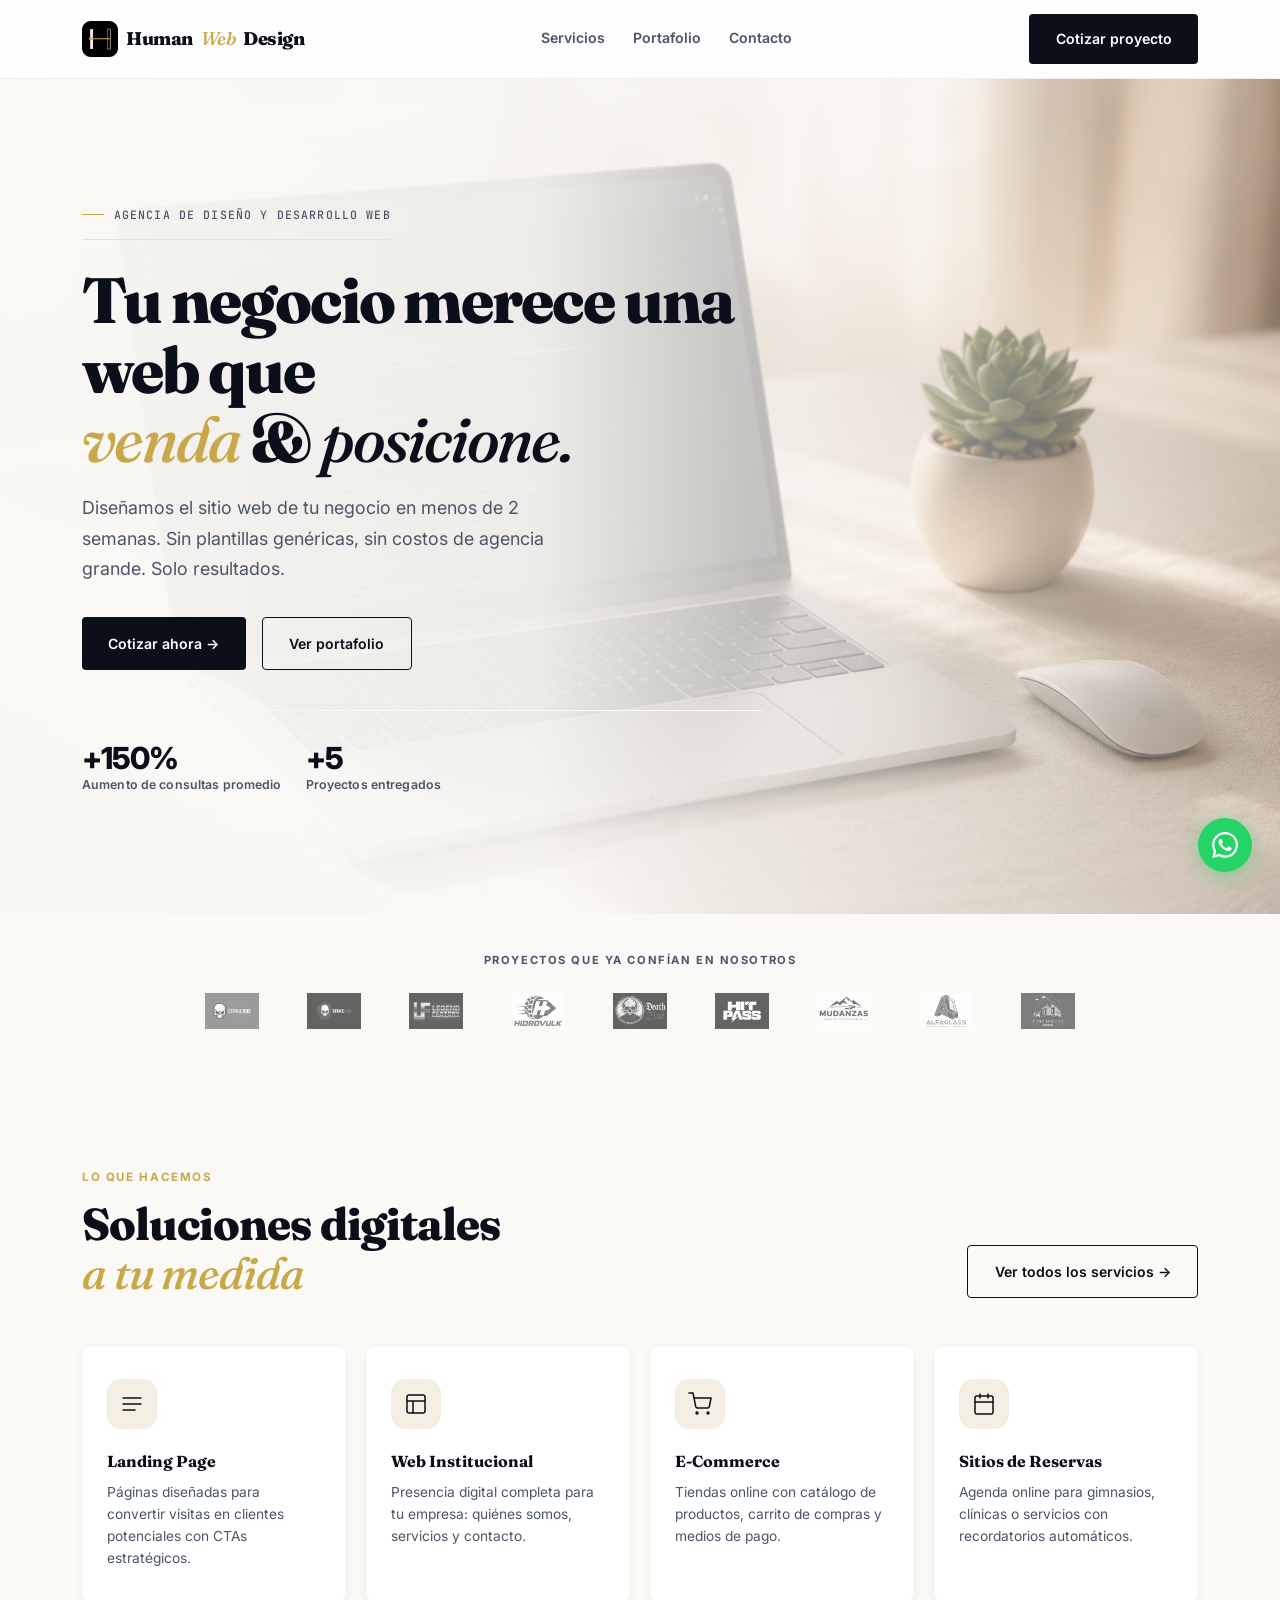
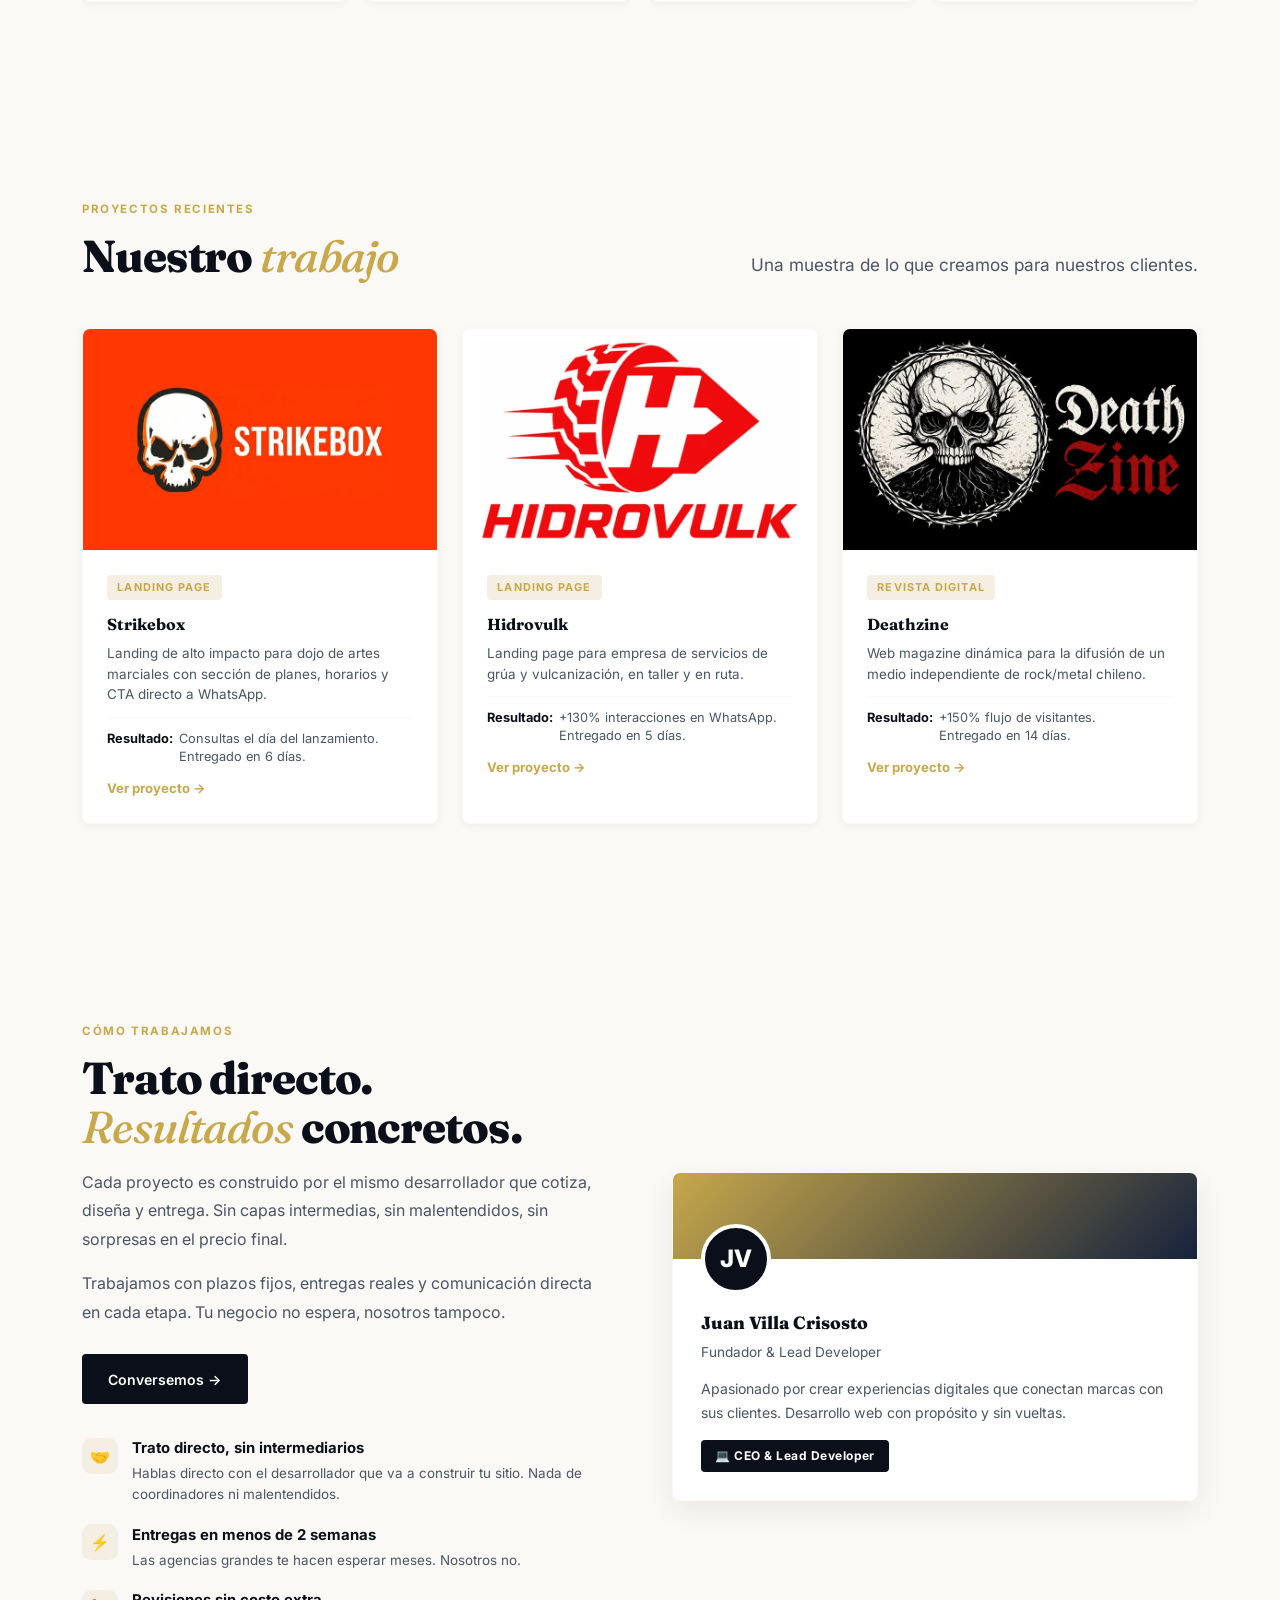
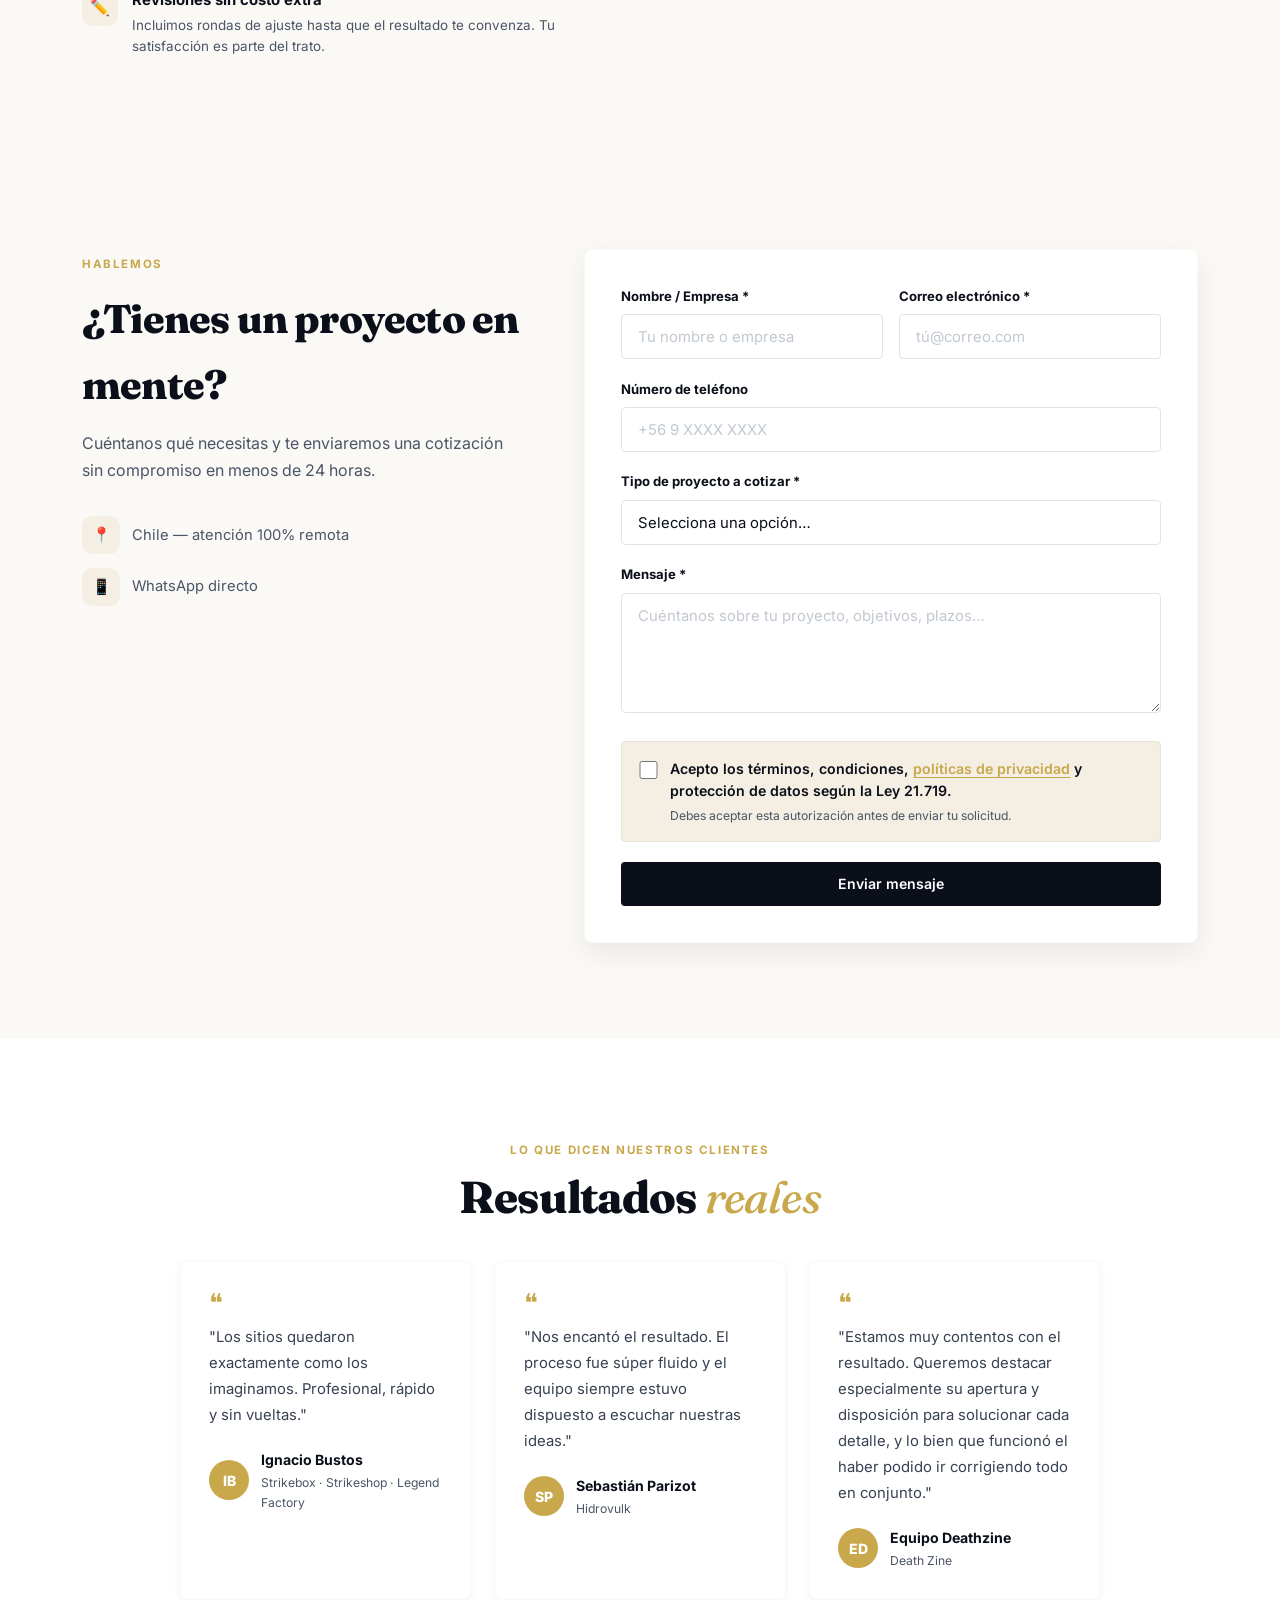
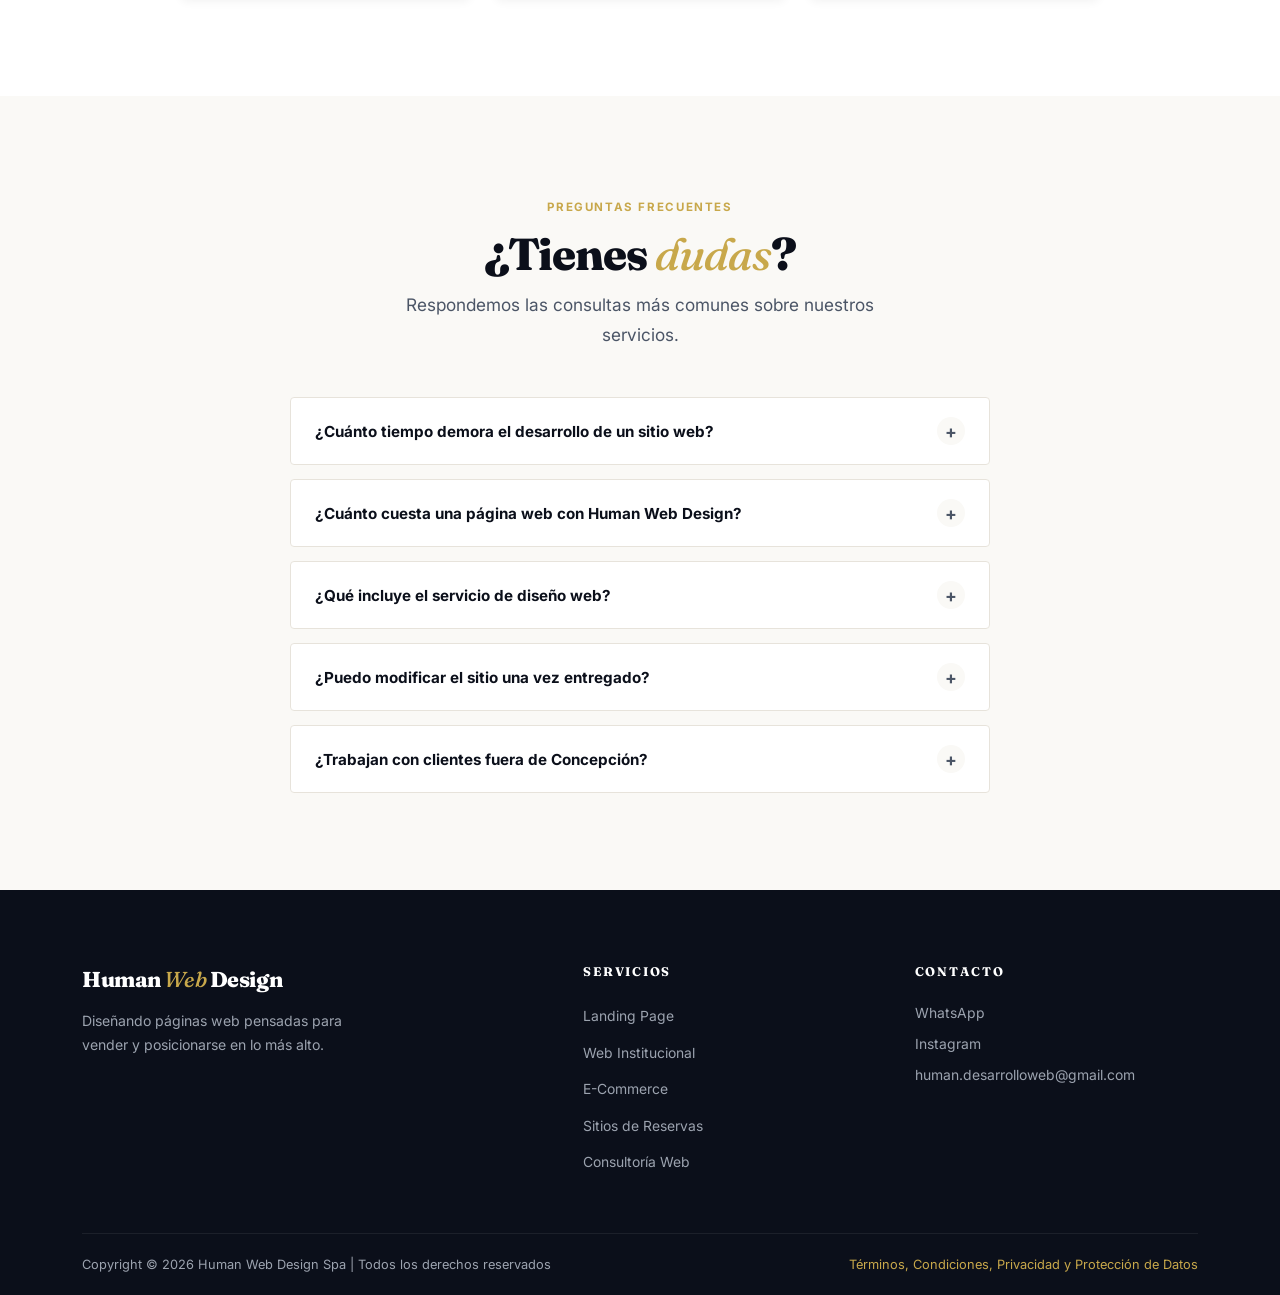
<file: index.html>
<!DOCTYPE html>
<html lang="es">
    <head>
    <meta charset="UTF-8" />
    <meta name="viewport" content="width=device-width, initial-scale=1.0" />
    <title>Human Web Design | Agencia de Diseño y Desarrollo Web</title>
    <meta name="description" content="Agencia de diseño web en Chile especializada en gimnasios y emprendedores. Sitios web premium, landing pages y tiendas online desde Concepción para todo el país." />
    <meta name="author" content="Human Web Design" />
    <meta property="og:locale" content="es_CL" />
    <meta property="og:type" content="website" />
    <meta property="og:title" content="Human Web Design | Agencia de Diseño y Desarrollo Web" />
    <meta property="og:description" content="Sitios web premium, landing pages y tiendas online para negocios y emprendedores en Chile." />
    <meta property="og:url" content="https://humanwebdesign.cl/" />
    <meta property="og:site_name" content="Human Web Design" />
    <meta property="og:image" content="https://humanwebdesign.cl/assets/img/bg-hero.png" />
    <meta property="og:image:width" content="1448" />
    <meta property="og:image:height" content="1086" />
    <meta property="og:image:alt" content="Espacio de trabajo de Human Web Design" />
    <meta name="twitter:card" content="summary_large_image" />
    <meta name="twitter:title" content="Human Web Design | Agencia de Diseño y Desarrollo Web" />
    <meta name="twitter:description" content="Sitios web premium, landing pages y tiendas online para negocios y emprendedores en Chile." />
    <meta name="twitter:image" content="https://humanwebdesign.cl/assets/img/bg-hero.png" />
    <meta name="twitter:image:alt" content="Espacio de trabajo de Human Web Design" />
    <link rel="canonical" href="https://humanwebdesign.cl/" />
    <link rel="icon" type="image/x-icon" href="assets/img/favicon.ico" />
    <link rel="preload" as="image" href="assets/img/bg-hero.png" fetchpriority="high" />

    <link rel="preconnect" href="https://fonts.googleapis.com" />
    <link rel="preconnect" href="https://fonts.gstatic.com" crossorigin />
    <link href="https://fonts.googleapis.com/css2?family=Fraunces:ital,wght@0,300;0,500;0,600;0,700;1,300;1,500\&family=Inter:wght@400;500;600;700;800\&family=JetBrains+Mono:wght@500\&display=swap" rel="stylesheet" />

    <link rel="stylesheet" href="styles.css?v=20260706-termsupdate" />
    </head>

    <body>

    <!-- ============================================================
        NAVBAR
        ============================================================ -->
    <header class="navbar">
        <div class="container">
        <a href="index.html" class="nav-logo">
            <img src="assets/img/logo.webp" alt="Human Web Design" width="256" height="256" decoding="async" />
            Human <span>Web</span> Design
        </a>

        <nav class="nav-links" aria-label="Navegación principal">
            <a href="servicios.html">Servicios</a>
            <a href="portafolio.html">Portafolio</a>
            <a href="#contacto">Contacto</a>
        </nav>

        <div class="nav-cta">
            <a href="#contacto" class="btn btn-primary">Cotizar proyecto</a>
        </div>

        <button class="hamburger" aria-label="Abrir menú" aria-expanded="false">
            <span></span><span></span><span></span>
        </button>
        </div>

        <nav class="mobile-menu" aria-label="Menú móvil">
            <a href="servicios.html">Servicios</a>
            <a href="portafolio.html">Portafolio</a>
            <a href="#contacto">Contacto</a>
            <a href="#contacto" class="btn btn-primary">Cotizar proyecto</a>
        </nav>
    </header>

    <main id="main-content">

    <!-- ============================================================
        HERO
        ============================================================ -->
    <section class="hero" aria-labelledby="hero-title">
        <div class="container">
        <div class="hero-content">

            <div class="hero-text">
                <div class="hero-tag">Agencia de Diseño y Desarrollo Web</div>

                <h1 class="hero-title" id="hero-title">
                    Tu negocio merece una web que<br>
                    <span class="accent-m">venda</span> &amp;
                    <span class="accent-c">posicione.</span>
                </h1>

                <p class="hero-desc">
                    Diseñamos el sitio web de tu negocio en menos de 2 semanas.
                    Sin plantillas genéricas, sin costos de agencia grande. Solo resultados.
                </p>

                <div class="hero-actions">
                    <a href="#contacto" class="btn btn-primary">Cotizar ahora →</a>
                    <a href="portafolio.html" class="btn btn-outline">Ver portafolio</a>
                </div>

                <div class="hero-stats">
                    <div class="stat-item">
                        <span class="stat-num">+150%</span>
                        <span class="stat-label">Aumento de consultas promedio</span>
                    </div>
                    <div class="stat-item">
                        <span class="stat-num">+5</span>
                        <span class="stat-label">Proyectos entregados</span>
                    </div>
                </div>
            </div>

        </div>
        </div>
    </section>


    <!-- ============================================================
        LOGO BAR — Clientes
        ============================================================ -->
    <section class="logo-bar">
        <div class="container">
        <p class="logo-bar-label">Proyectos que ya confían en nosotros</p>
        <div class="logo-bar-row">
            <img src="assets/img/logo-strikebox.webp" alt="Strikebox" width="768" height="512" loading="lazy" decoding="async" />
            <img src="assets/img/logo-strikeshop.webp" alt="Strikeshop" width="768" height="512" loading="lazy" decoding="async" />
            <img src="assets/img/logo-legendfactory.webp" alt="Legend Factory" width="768" height="512" loading="lazy" decoding="async" />
            <img src="assets/img/logo-hidrovulk.webp" alt="Hidrovulk" width="768" height="512" loading="lazy" decoding="async" />
            <img src="assets/img/logo-deathzine.webp" alt="Death Zine" width="768" height="512" loading="lazy" decoding="async" />
            <img src="assets/img/logo-hitpass.webp" alt="Hit Pass" width="768" height="512" loading="lazy" decoding="async" />
            <img src="assets/img/logo-msp.webp" alt="Mudanzas South Patagonia" width="768" height="512" loading="lazy" decoding="async" />
            <img src="assets/img/logo-alfaglass.webp" alt="Alfaglass" width="768" height="512" loading="lazy" decoding="async" />
            <img src="assets/img/logo-tho.webp" alt="Tiny House Osorno" width="768" height="512" loading="lazy" decoding="async" />
        </div>
        </div>
    </section>


    <!-- ============================================================
        RESUMEN DE SERVICIOS
        ============================================================ -->
    <section class="services-section" id="servicios">
        <div class="container">
            <div class="services-header">
                <div>
                <span class="section-label">Lo que hacemos</span>
                <h2 class="section-title">Soluciones digitales<br><span>a tu medida</span></h2>
                </div>
                <a href="servicios.html" class="btn btn-outline">Ver todos los servicios →</a>
            </div>

            <div class="services-grid">
                <div class="service-card">
                    <div class="service-icon icon-m">
                    <svg xmlns="http://www.w3.org/2000/svg" width="24" height="24" viewBox="0 0 24 24" fill="none" stroke="currentColor" stroke-width="1.5" stroke-linecap="round" stroke-linejoin="round"><path d="M3 12h18M3 6h18M3 18h12"/></svg>
                    </div>
                    <h3>Landing Page</h3>
                    <p>Páginas diseñadas para convertir visitas en clientes potenciales con CTAs estratégicos.</p>
                </div>
                <div class="service-card">
                    <div class="service-icon icon-c">
                    <svg xmlns="http://www.w3.org/2000/svg" width="24" height="24" viewBox="0 0 24 24" fill="none" stroke="currentColor" stroke-width="1.5" stroke-linecap="round" stroke-linejoin="round"><rect x="3" y="3" width="18" height="18" rx="2"/><path d="M3 9h18M9 21V9"/></svg>
                    </div>
                    <h3>Web Institucional</h3>
                    <p>Presencia digital completa para tu empresa: quiénes somos, servicios y contacto.</p>
                </div>
                <div class="service-card">
                    <div class="service-icon icon-y">
                    <svg xmlns="http://www.w3.org/2000/svg" width="24" height="24" viewBox="0 0 24 24" fill="none" stroke="currentColor" stroke-width="1.5" stroke-linecap="round" stroke-linejoin="round"><circle cx="9" cy="21" r="1"/><circle cx="20" cy="21" r="1"/><path d="M1 1h4l2.68 13.39a2 2 0 0 0 2 1.61h9.72a2 2 0 0 0 2-1.61L23 6H6"/></svg>
                    </div>
                    <h3>E-Commerce</h3>
                    <p>Tiendas online con catálogo de productos, carrito de compras y medios de pago.</p>
                </div>
                <div class="service-card">
                    <div class="service-icon icon-g">
                    <svg xmlns="http://www.w3.org/2000/svg" width="24" height="24" viewBox="0 0 24 24" fill="none" stroke="currentColor" stroke-width="1.5" stroke-linecap="round" stroke-linejoin="round"><rect x="3" y="4" width="18" height="18" rx="2"/><path d="M16 2v4M8 2v4M3 10h18"/></svg>
                    </div>
                    <h3>Sitios de Reservas</h3>
                    <p>Agenda online para gimnasios, clínicas o servicios con recordatorios automáticos.</p>
                </div>
            </div>
        </div>
    </section>


    <!-- ============================================================
        PORTAFOLIO DESTACADO
        ============================================================ -->
    <section class="portfolio-section" id="portafolio">
        <div class="container">
            <div class="portfolio-header">
                <div>
                <span class="section-label">Proyectos recientes</span>
                <h2 class="section-title">Nuestro <span>trabajo</span></h2>
                </div>
                <p class="section-sub">Una muestra de lo que creamos para nuestros clientes.</p>
            </div>

            <div class="portfolio-grid">
                <div class="project-card">
                    <div class="project-thumb thumb-grad-1">
                    <img src="assets/img/logo-strikebox.webp" alt="Strikebox" width="768" height="512" loading="lazy" decoding="async" />
                    </div>
                    <div class="project-info">
                    <span class="project-tag">Landing Page</span>
                    <h3>Strikebox</h3>
                    <p>Landing de alto impacto para dojo de artes marciales con sección de planes, horarios y CTA directo a WhatsApp.</p>
                    <div class="project-result"><strong>Resultado:</strong> <span>Consultas el día del lanzamiento. Entregado en 6 días.</span></div>
                    <a href="https://strikebox.cl" class="project-link" target="_blank" rel="noopener">Ver proyecto →</a>
                    </div>
                </div>
                <div class="project-card">
                    <div class="project-thumb thumb-grad-4">
                    <img src="assets/img/logo-hidrovulk.webp" alt="Hidrovulk" width="768" height="512" loading="lazy" decoding="async" />
                    </div>
                    <div class="project-info">
                    <span class="project-tag">Landing Page</span>
                    <h3>Hidrovulk</h3>
                    <p>Landing page para empresa de servicios de grúa y vulcanización, en taller y en ruta.</p>
                    <div class="project-result"><strong>Resultado:</strong> <span>+130% interacciones en WhatsApp. Entregado en 5 días.</span></div>
                    <a href="https://hidrovulk.netlify.app" class="project-link" target="_blank" rel="noopener">Ver proyecto →</a>
                    </div>
                </div>
                <div class="project-card">
                    <div class="project-thumb thumb-grad-2">
                    <img src="assets/img/logo-deathzine.webp" alt="Deathzine" width="768" height="512" loading="lazy" decoding="async" />
                    </div>
                    <div class="project-info">
                    <span class="project-tag">Revista Digital</span>
                    <h3>Deathzine</h3>
                    <p>Web magazine dinámica para la difusión de un medio independiente de rock/metal chileno.</p>
                    <div class="project-result"><strong>Resultado:</strong> <span>+150% flujo de visitantes.<br>Entregado en 14 días.</span></div>
                    <a href="https://deathzine.vercel.app/" class="project-link" target="_blank" rel="noopener">Ver proyecto →</a>
                    </div>
                </div>
            </div>
        </div>
    </section>


    <!-- ============================================================
        NOSOTROS
        ============================================================ -->
    <section class="about-section" id="nosotros">
        <div class="container">
        <div class="about-grid">

            <div class="about-text">
            <span class="section-label">Cómo trabajamos</span>
            <h2 class="section-title">Trato directo.<br><span>Resultados</span> concretos.</h2>
            <p>
            Cada proyecto es construido por el mismo desarrollador que cotiza, diseña y entrega.
            Sin capas intermedias, sin malentendidos, sin sorpresas en el precio final.
            </p>
            <p class="about-secondary-copy">
            Trabajamos con plazos fijos, entregas reales y comunicación directa en cada etapa.
            Tu negocio no espera, nosotros tampoco.
            </p>
            <a href="#contacto" class="btn btn-primary about-cta">Conversemos →</a>

            <div class="about-features">
                <div class="about-feature">
                    <div class="about-feature-icon">🤝</div>
                        <div class="about-feature-text">
                            <strong>Trato directo, sin intermediarios</strong>
                            <span>Hablas directo con el desarrollador que va a construir tu sitio. Nada de coordinadores ni malentendidos.</span>
                        </div>
                    </div>
                    <div class="about-feature">
                        <div class="about-feature-icon">⚡</div>
                        <div class="about-feature-text">
                            <strong>Entregas en menos de 2 semanas</strong>
                            <span>Las agencias grandes te hacen esperar meses. Nosotros no.</span>
                        </div>
                    </div>
                    <div class="about-feature">
                        <div class="about-feature-icon">✏️</div>
                        <div class="about-feature-text">
                            <strong>Revisiones sin costo extra</strong>
                            <span>Incluimos rondas de ajuste hasta que el resultado te convenza. Tu satisfacción es parte del trato.</span>
                        </div>
                    </div>
                </div>
            </div>

            <div class="ceo-card">
            <div class="ceo-banner"></div>
            <div class="ceo-body">
                <div class="ceo-avatar">JV</div>
                <h3>Juan Villa Crisosto</h3>
                <p class="ceo-role">Fundador &amp; Lead Developer</p>
                <p class="ceo-desc">Apasionado por crear experiencias digitales que conectan marcas con sus clientes. Desarrollo web con propósito y sin vueltas.</p>
                <span class="ceo-badge">💻 CEO &amp; Lead Developer</span>
            </div>
            </div>

        </div>
        </div>
    </section>


    <!-- ============================================================
        FORMULARIO DE CONTACTO
        ============================================================ -->
    <section class="contact-section" id="contacto">
        <div class="container">
        <div class="contact-grid">

            <div class="contact-info">
                <span class="section-label">Hablemos</span>
                <h2>¿Tienes un proyecto en mente?</h2>
                <p>Cuéntanos qué necesitas y te enviaremos una cotización sin compromiso en menos de 24 horas.</p>

                <div class="contact-details">
                    <div class="contact-detail">
                        <div class="contact-detail-icon">📍</div>
                        <span>Chile — atención 100% remota</span>
                    </div>
                    <div class="contact-detail">
                        <div class="contact-detail-icon">📱</div>
                        <a href="https://wa.me/56973410591" target="_blank" rel="noopener">WhatsApp directo</a>
                    </div>
                </div>
            </div>

            <div class="contact-form">
            <form id="contact-form" novalidate>
                <div class="form-row">
                <div class="form-group">
                    <label for="nombre_empresa">Nombre / Empresa *</label>
                    <input type="text" id="nombre_empresa" name="nombre_empresa" placeholder="Tu nombre o empresa" required />
                </div>
                <div class="form-group">
                    <label for="correo">Correo electrónico *</label>
                    <input type="email" id="correo" name="correo" placeholder="tú@correo.com" required />
                </div>
                </div>

                <div class="form-group">
                <label for="telefono">Número de teléfono</label>
                <input type="tel" id="telefono" name="telefono" placeholder="+56 9 XXXX XXXX" />
                </div>

                <div class="form-group">
                <label for="tipo_proyecto">Tipo de proyecto a cotizar *</label>
                <select id="tipo_proyecto" name="tipo_proyecto" required>
                    <option value="" disabled selected>Selecciona una opción…</option>
                    <option value="landing-page">Landing Page</option>
                    <option value="web-institucional">Sitio Web Institucional</option>
                    <option value="ecommerce">E-Commerce</option>
                    <option value="reservas">Sitio de Reservas</option>
                    <option value="consultoria">Consultoría Web</option>
                </select>
                </div>

                <div class="form-group">
                <label for="mensaje">Mensaje *</label>
                <textarea id="mensaje" name="mensaje" placeholder="Cuéntanos sobre tu proyecto, objetivos, plazos…" required></textarea>
                </div>

                <div class="form-consent">
                    <input
                        type="checkbox"
                        id="consentimiento_privacidad"
                        name="consentimiento_privacidad"
                        required
                        aria-describedby="consentimiento-ayuda"
                    />
                    <div>
                        <label for="consentimiento_privacidad">
                            Acepto los términos, condiciones,
                            <a href="privacidad.html" target="_blank" rel="noopener noreferrer">políticas de privacidad</a>
                            y protección de datos según la Ley 21.719.
                        </label>
                        <small id="consentimiento-ayuda">
                            Debes aceptar esta autorización antes de enviar tu solicitud.
                        </small>
                    </div>
                </div>

                <button type="submit" class="btn btn-primary form-submit">
                Enviar mensaje
                </button>

                <div id="form-status" role="status" aria-live="polite" aria-atomic="true"></div>
            </form>
            </div>

        </div>
        </div>
    </section>


    <!-- ============================================================
        TESTIMONIOS
        ============================================================ -->
    <section class="testimonials-section">
        <div class="container">
        <div class="section-heading-centered">
            <span class="section-label">Lo que dicen nuestros clientes</span>
            <h2 class="section-title">Resultados <span>reales</span></h2>
        </div>

        <div class="testimonials-grid">
            <article class="testimonial-card">
            <p class="testimonial-quote">❝</p>
            <p class="testimonial-text">"Los sitios quedaron exactamente como los imaginamos. Profesional, rápido y sin vueltas."</p>
            <div class="testimonial-author">
                <div class="testimonial-avatar">IB</div>
                <div>
                <p class="testimonial-name">Ignacio Bustos</p>
                <p class="testimonial-company">Strikebox · Strikeshop · Legend Factory</p>
                </div>
            </div>
            </article>

            <article class="testimonial-card">
            <p class="testimonial-quote">❝</p>
            <p class="testimonial-text">"Nos encantó el resultado. El proceso fue súper fluido y el equipo siempre estuvo dispuesto a escuchar nuestras ideas."</p>
            <div class="testimonial-author">
                <div class="testimonial-avatar">SP</div>
                <div>
                <p class="testimonial-name">Sebastián Parizot</p>
                <p class="testimonial-company">Hidrovulk</p>
                </div>
            </div>
            </article>

            <article class="testimonial-card">
            <p class="testimonial-quote">❝</p>
            <p class="testimonial-text">"Estamos muy contentos con el resultado. Queremos destacar especialmente su apertura y disposición para solucionar cada detalle, y lo bien que funcionó el haber podido ir corrigiendo todo en conjunto."</p>
            <div class="testimonial-author">
                <div class="testimonial-avatar">ED</div>
                <div>
                <p class="testimonial-name">Equipo Deathzine</p>
                <p class="testimonial-company">Death Zine</p>
                </div>
            </div>
            </article>
        </div>
        </div>
    </section>


    <!-- ============================================================
        FAQ
        ============================================================ -->
    <section class="faq-section" id="faq">
        <div class="container">
            <div class="faq-header">
                <span class="section-label">Preguntas frecuentes</span>
                <h2 class="section-title">¿Tienes <span>dudas</span>?</h2>
                <p class="section-sub">Respondemos las consultas más comunes sobre nuestros servicios.</p>
            </div>

            <div class="faq-list">
                <div class="faq-item">
                    <button class="faq-question" type="button" aria-expanded="false" aria-controls="faq-answer-1">
                        <span>¿Cuánto tiempo demora el desarrollo de un sitio web?</span>
                        <span class="faq-icon" aria-hidden="true">+</span>
                    </button>
                    <div class="faq-answer" id="faq-answer-1" hidden>
                        <div class="faq-answer-inner">
                            <p>El tiempo varía según la complejidad del proyecto. Una Landing Page puede estar lista en 5–7 días hábiles, mientras que un sitio institucional completo o un e-commerce puede tomar entre 2 y 4 semanas. Siempre establecemos plazos claros antes de comenzar.</p>
                        </div>
                    </div>
                </div>

                <div class="faq-item">
                    <button class="faq-question" type="button" aria-expanded="false" aria-controls="faq-answer-2">
                        <span>¿Cuánto cuesta una página web con Human Web Design?</span>
                        <span class="faq-icon" aria-hidden="true">+</span>
                    </button>
                    <div class="faq-answer" id="faq-answer-2" hidden>
                        <div class="faq-answer-inner">
                            <p>El valor depende del tipo de proyecto. Las Landing Pages parten desde $80.000 CLP + IVA, los sitios institucionales desde $150.000 CLP + IVA y los e-commerce desde $250.000 CLP + IVA. Cada cotización es personalizada según los requerimientos específicos de tu negocio. Escríbenos y te enviamos una propuesta sin compromiso en menos de 24 horas.</p>
                        </div>
                    </div>
                </div>

                <div class="faq-item">
                    <button class="faq-question" type="button" aria-expanded="false" aria-controls="faq-answer-3">
                        <span>¿Qué incluye el servicio de diseño web?</span>
                        <span class="faq-icon" aria-hidden="true">+</span>
                    </button>
                    <div class="faq-answer" id="faq-answer-3" hidden>
                        <div class="faq-answer-inner">
                            <p>Cada proyecto incluye diseño personalizado, desarrollo responsivo, integración de formulario de contacto, optimización básica de SEO y una revisión de ajustes post-entrega. Dependiendo del plan, también incluye dominio y hosting.</p>
                        </div>
                    </div>
                </div>

                <div class="faq-item">
                    <button class="faq-question" type="button" aria-expanded="false" aria-controls="faq-answer-4">
                        <span>¿Puedo modificar el sitio una vez entregado?</span>
                        <span class="faq-icon" aria-hidden="true">+</span>
                    </button>
                    <div class="faq-answer" id="faq-answer-4" hidden>
                        <div class="faq-answer-inner">
                            <p>Sí. Al momento de la entrega recibirás todos los archivos del proyecto y una guía básica de uso. Si necesitas modificaciones mayores, ofrecemos planes de mantenimiento mensual o trabajamos por cotización adicional.</p>
                        </div>
                    </div>
                </div>

                <div class="faq-item">
                    <button class="faq-question" type="button" aria-expanded="false" aria-controls="faq-answer-5">
                        <span>¿Trabajan con clientes fuera de Concepción?</span>
                        <span class="faq-icon" aria-hidden="true">+</span>
                    </button>
                    <div class="faq-answer" id="faq-answer-5" hidden>
                        <div class="faq-answer-inner">
                            <p>¡Por supuesto! Trabajamos de forma 100% remota, así que podemos colaborar con clientes de cualquier ciudad de Chile o el extranjero. Toda la comunicación es por videollamada, WhatsApp o correo electrónico.</p>
                        </div>
                    </div>
                </div>
            </div>
        </div>
    </section>

    </main>


    <!-- ============================================================
        FOOTER
        ============================================================ -->
    <footer class="footer">
        <div class="container">
            <div class="footer-grid">
                <div class="footer-brand">
                    <h2>Human <span>Web</span> Design</h2>
                    <p>Diseñando páginas web pensadas para vender y posicionarse en lo más alto.</p>
                </div>
                <div class="footer-col">
                    <h3>Servicios</h3>
                    <ul>
                        <li><a href="servicios.html">Landing Page</a></li>
                        <li><a href="servicios.html">Web Institucional</a></li>
                        <li><a href="servicios.html">E-Commerce</a></li>
                        <li><a href="servicios.html">Sitios de Reservas</a></li>
                        <li><a href="servicios.html">Consultoría Web</a></li>
                    </ul>
                </div>

                <div class="footer-col">
                <h3>Contacto</h3>
                <address>
                    <p><a href="https://wa.me/56973410591" target="_blank" rel="noopener">WhatsApp</a></p>
                    <p><a href="https://www.instagram.com/humanwebdesign/" target="_blank" rel="noopener">Instagram</a></p>
                    <p><a href="mailto:human.desarrolloweb@gmail.com">human.desarrolloweb@gmail.com</a></p>
                </address>
                </div>
            </div>

            <div class="footer-bottom">
                <p>Copyright &copy; 2026 Human Web Design Spa | Todos los derechos reservados</p>
                <a href="privacidad.html">Términos, Condiciones, Privacidad y Protección de Datos</a>
            </div>
        </div>
    </footer>


    <!-- Botón flotante de WhatsApp -->
    <a
        href="https://wa.me/56973410591?text=Hola%2C%20me%20interesa%20cotizar%20un%20proyecto%20web."
        target="_blank"
        rel="noopener noreferrer"
        aria-label="Contactar por WhatsApp"
        class="whatsapp-btn"
    >
        <svg xmlns="http://www.w3.org/2000/svg" width="26" height="26" viewBox="0 0 24 24" fill="#ffffff">
        <path d="M17.472 14.382c-.297-.149-1.758-.867-2.03-.967-.273-.099-.471-.148-.67.15-.197.297-.767.966-.94 1.164-.173.199-.347.223-.644.075-.297-.15-1.255-.463-2.39-1.475-.883-.788-1.48-1.761-1.653-2.059-.173-.297-.018-.458.13-.606.134-.133.298-.347.446-.52.149-.174.198-.298.298-.497.099-.198.05-.371-.025-.52-.075-.149-.669-1.612-.916-2.207-.242-.579-.487-.5-.669-.51-.173-.008-.371-.01-.57-.01-.198 0-.52.074-.792.372-.272.297-1.04 1.016-1.04 2.479 0 1.462 1.065 2.875 1.213 3.074.149.198 2.096 3.2 5.077 4.487.709.306 1.262.489 1.694.625.712.227 1.36.195 1.871.118.571-.085 1.758-.719 2.006-1.413.248-.694.248-1.289.173-1.413-.074-.124-.272-.198-.57-.347m-5.421 7.403h-.004a9.87 9.87 0 01-5.031-1.378l-.361-.214-3.741.982.998-3.648-.235-.374a9.86 9.86 0 01-1.51-5.26c.001-5.45 4.436-9.884 9.888-9.884 2.64 0 5.122 1.03 6.988 2.898a9.825 9.825 0 012.893 6.994c-.003 5.45-4.437 9.884-9.885 9.884m8.413-18.297A11.815 11.815 0 0012.05 0C5.495 0 .16 5.335.157 11.892c0 2.096.547 4.142 1.588 5.945L.057 24l6.305-1.654a11.882 11.882 0 005.683 1.448h.005c6.554 0 11.89-5.335 11.893-11.893a11.821 11.821 0 00-3.48-8.413z"/>
        </svg>
    </a>


    <script type="application/ld+json">
    {
        "@context": "https://schema.org",
        "@type": "ProfessionalService",
        "name": "Human Web Design",
        "description": "Agencia de diseño web especializada en gimnasios y emprendedores.",
        "url": "https://humanwebdesign.cl",
        "logo": "https://humanwebdesign.cl/assets/img/logo.webp",
        "telephone": "+56973410591",
        "email": "human.desarrolloweb@gmail.com",
        "address": {
        "@type": "PostalAddress",
        "addressLocality": "Concepción",
        "addressRegion": "Biobío",
        "addressCountry": "CL"
        },
        "areaServed": { "@type": "Country", "name": "Chile" },
        "sameAs": [
        "https://instagram.com/humanwebdesign",
        "https://wa.me/56973410591"
        ]
    }
    </script>

    <script src="script.js?v=20260706-termsupdate" defer></script>
    </body>
</html>
</file>
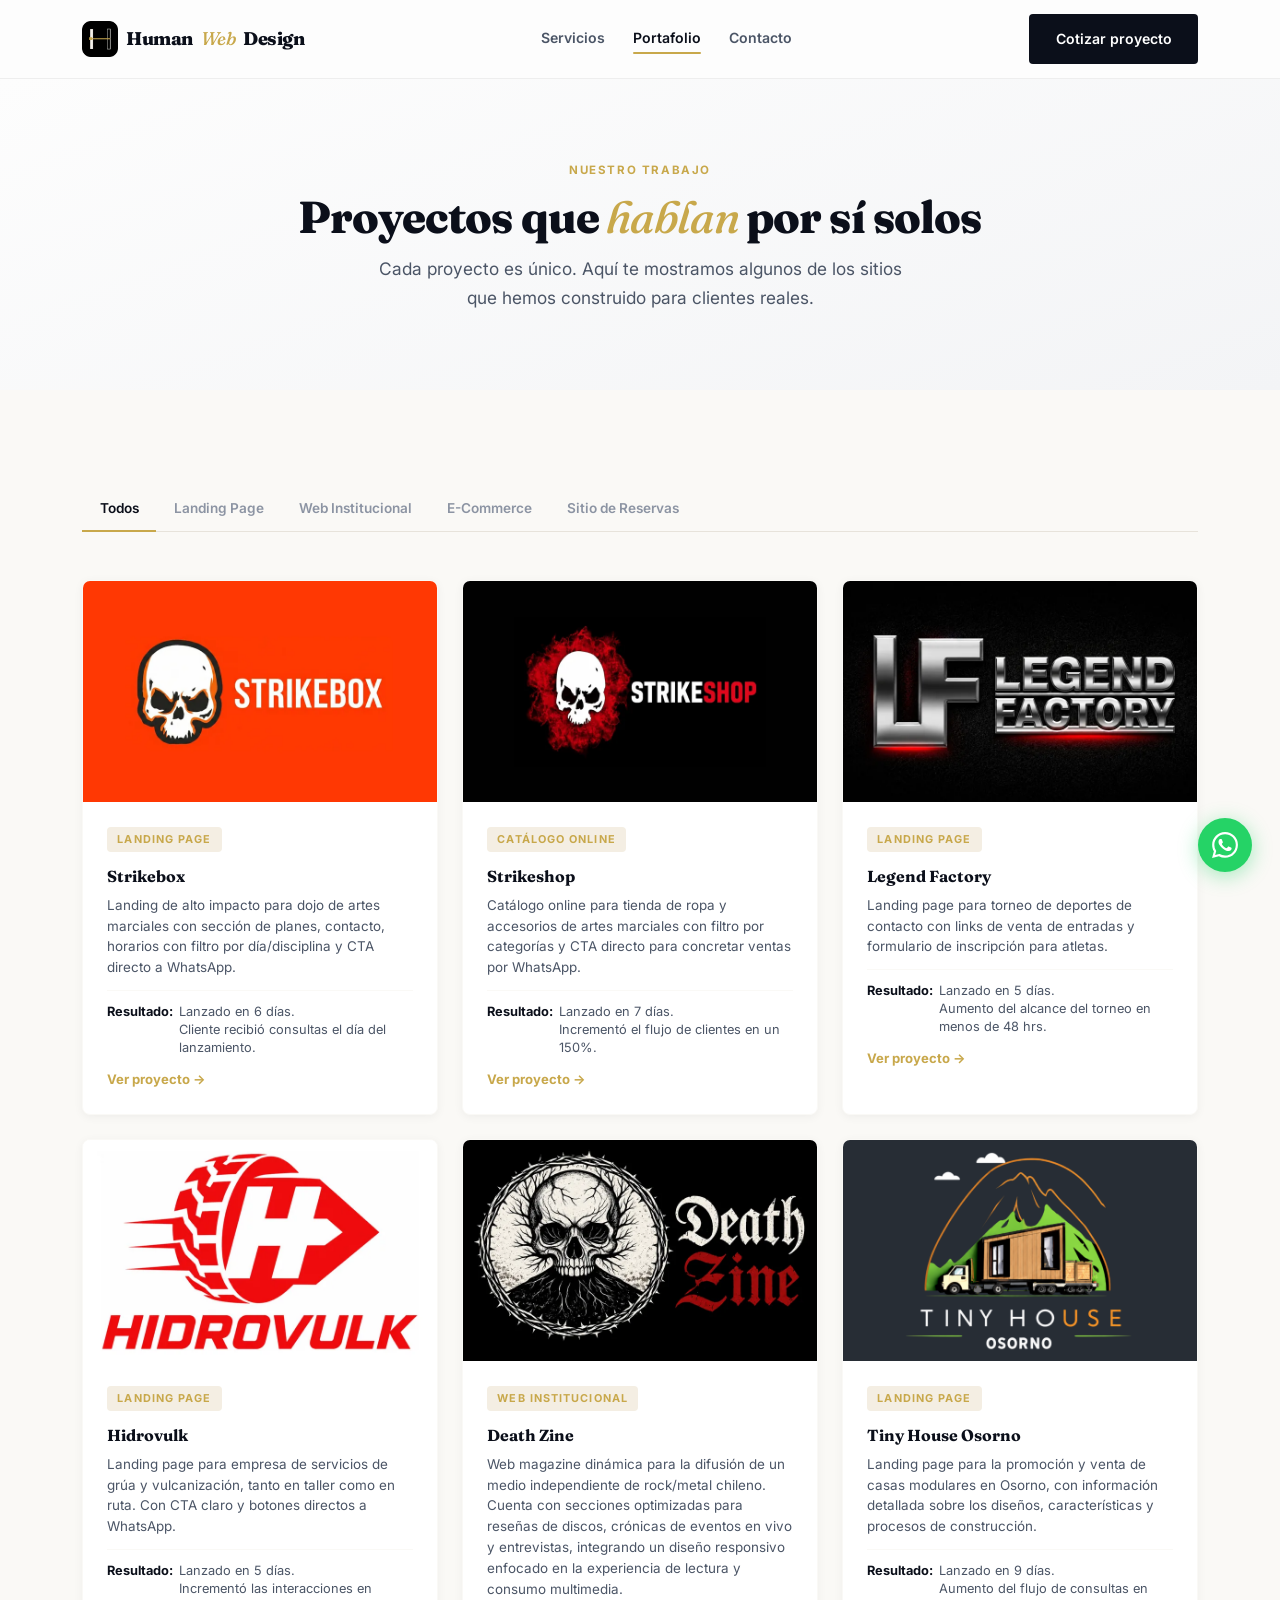
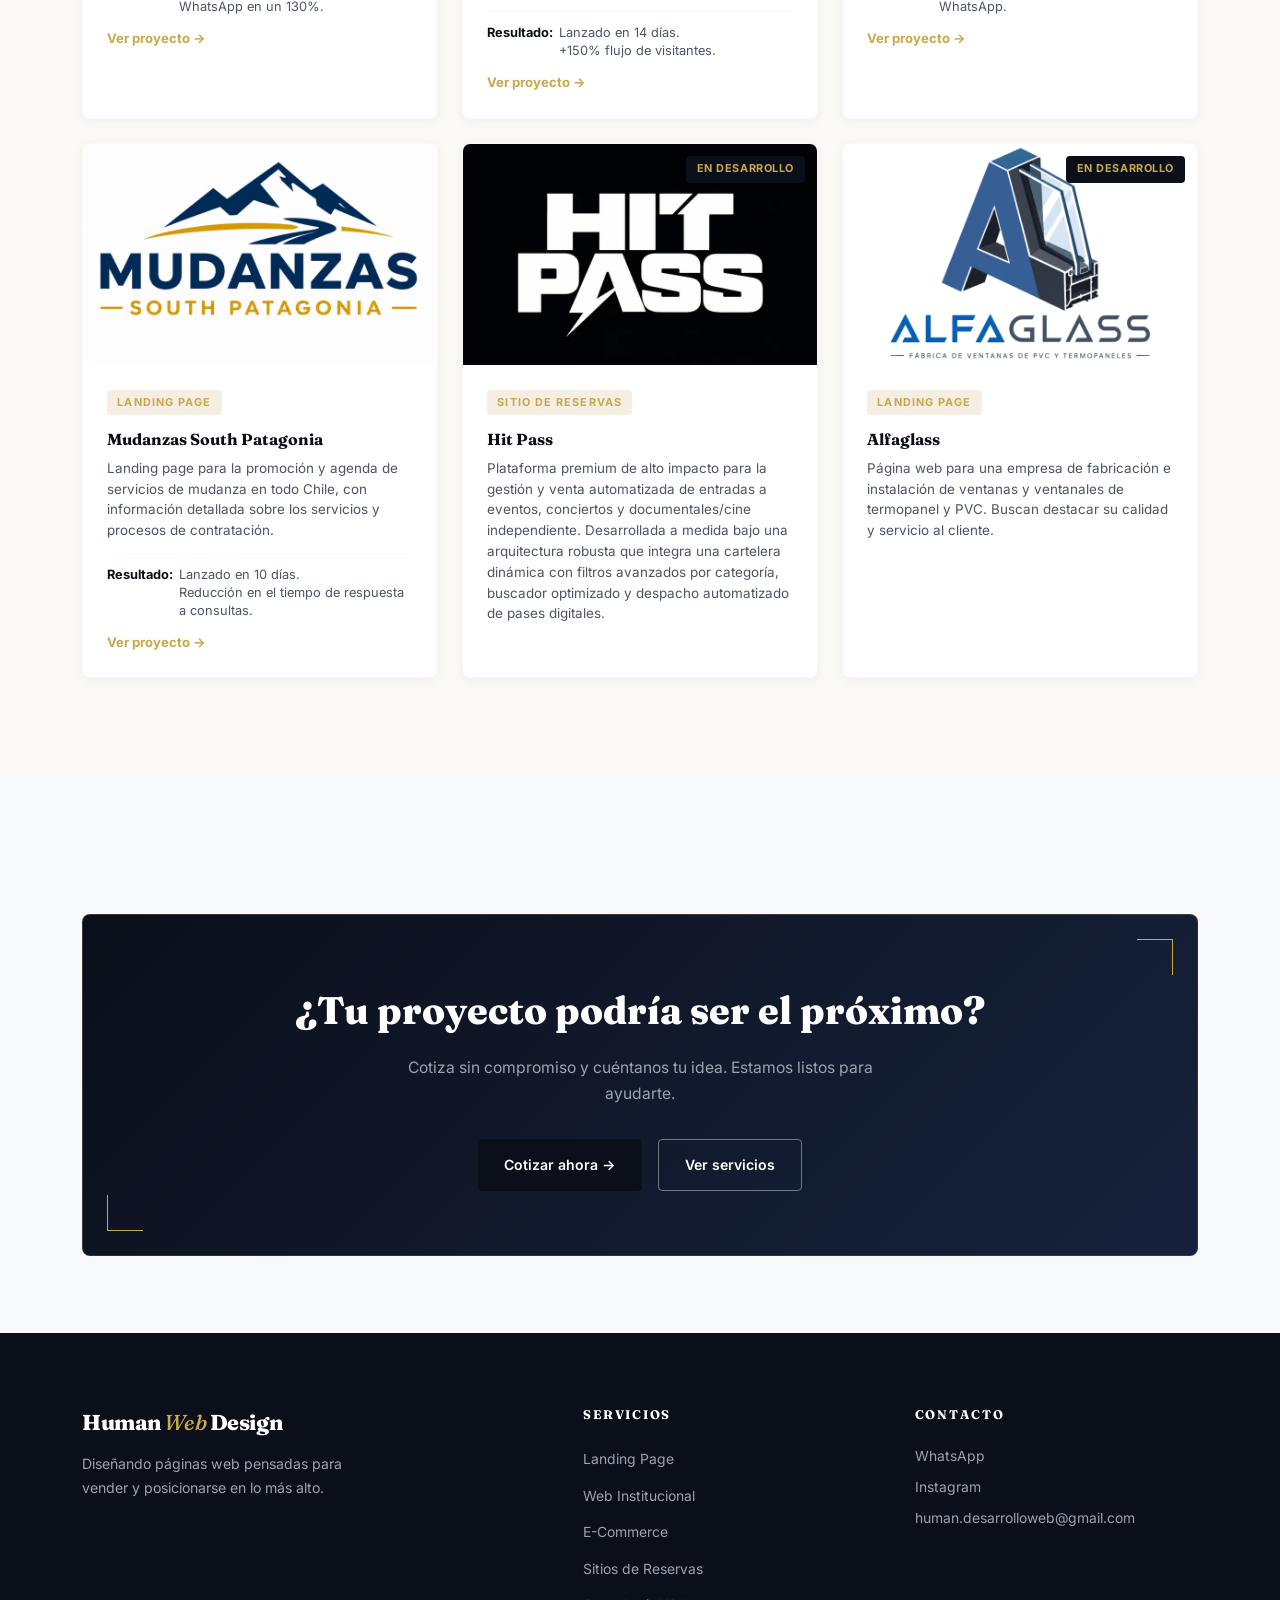
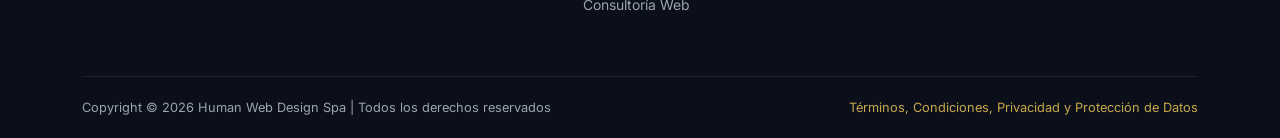
<file: portafolio.html>
<!DOCTYPE html>
<html lang="es">
<head>
  <meta charset="UTF-8" />
  <meta name="viewport" content="width=device-width, initial-scale=1.0" />
  <title>Portafolio de Proyectos Web — Human Web Design Chile</title>
  <meta name="description" content="Conoce los proyectos web que hemos desarrollado: landing pages, tiendas online y sitios institucionales para negocios chilenos." />
  <link rel="canonical" href="https://humanwebdesign.cl/portafolio.html" />
  <link rel="icon" type="image/x-icon" href="assets/img/favicon.ico" />

  <link rel="preconnect" href="https://fonts.googleapis.com" />
  <link rel="preconnect" href="https://fonts.gstatic.com" crossorigin />
      <link href="https://fonts.googleapis.com/css2?family=Fraunces:ital,wght@0,300;0,500;0,600;0,700;1,300;1,500\&family=Inter:wght@400;500;600;700;800\&family=JetBrains+Mono:wght@500\&display=swap" rel="stylesheet" />

  <link rel="stylesheet" href="styles.css?v=20260622-faqslow" />
</head>

<body>

  <!-- NAVBAR -->
  <header class="navbar">
        <div class="container">
        <a href="index.html" class="nav-logo">
            <img src="assets/img/logo.webp" alt="Human Web Design" width="256" height="256" decoding="async" />
            Human <span>Web</span> Design
        </a>

        <nav class="nav-links" aria-label="Navegación principal">
            <a href="servicios.html">Servicios</a>
            <a href="portafolio.html">Portafolio</a>
            <a href="index.html#contacto">Contacto</a>
        </nav>

        <div class="nav-cta">
            <a href="index.html#contacto" class="btn btn-primary">Cotizar proyecto</a>
        </div>

        <button class="hamburger" aria-label="Abrir menú" aria-expanded="false">
            <span></span><span></span><span></span>
        </button>
        </div>

        <nav class="mobile-menu" aria-label="Menú móvil">
            <a href="servicios.html">Servicios</a>
            <a href="portafolio.html">Portafolio</a>
            <a href="index.html#contacto">Contacto</a>
            <a href="index.html#contacto" class="btn btn-primary">Cotizar proyecto</a>
        </nav>
    </header>

  <main id="main-content">

  <!-- PAGE HERO -->
  <section class="page-hero">
    <div class="container">
      <span class="section-label">Nuestro trabajo</span>
      <h1 class="section-title">Proyectos que <span>hablan</span> por sí solos</h1>
      <p class="section-sub">
        Cada proyecto es único. Aquí te mostramos algunos de los sitios que hemos construido
        para clientes reales.
      </p>
    </div>
  </section>


  <!-- PORTAFOLIO COMPLETO CON FILTROS -->
  <section class="portfolio-full">
    <div class="container">

      <div class="filter-bar" role="group" aria-label="Filtrar proyectos">
        <button class="filter-btn active" data-filter="todos">Todos</button>
        <button class="filter-btn" data-filter="landing-page">Landing Page</button>
        <button class="filter-btn" data-filter="web-institucional">Web Institucional</button>
        <button class="filter-btn" data-filter="ecommerce">E-Commerce</button>
        <button class="filter-btn" data-filter="reservas">Sitio de Reservas</button>
      </div>

      <div class="portfolio-full-grid">

        <!-- Strikebox -->
        <div class="project-card" data-category="landing-page">
          <div class="project-thumb thumb-grad-1">
            <img src="assets/img/logo-strikebox.webp" alt="Strikebox" width="768" height="512" loading="lazy" decoding="async" />
          </div>
          <div class="project-info">
            <span class="project-tag">Landing Page</span>
            <h3>Strikebox</h3>
            <p>Landing de alto impacto para dojo de artes marciales con sección de planes, contacto, horarios con filtro por día/disciplina y CTA directo a WhatsApp.</p>
            <div class="project-result">
              <strong>Resultado:</strong>
              <span>Lanzado en 6 días.<br>Cliente recibió consultas el día del lanzamiento.</span>
            </div>
            <a href="https://strikebox.cl" class="project-link" target="_blank" rel="noopener">Ver proyecto →</a>
          </div>
        </div>

        <!-- Strikeshop -->
        <div class="project-card" data-category="ecommerce">
          <div class="project-thumb thumb-grad-2">
            <img src="assets/img/logo-strikeshop.webp" alt="Strikeshop" width="768" height="512" loading="lazy" decoding="async" />
          </div>
          <div class="project-info">
            <span class="project-tag">Catálogo Online</span>
            <h3>Strikeshop</h3>
            <p>Catálogo online para tienda de ropa y accesorios de artes marciales con filtro por categorías y CTA directo para concretar ventas por WhatsApp.</p>
            <div class="project-result">
              <strong>Resultado:</strong>
              <span>Lanzado en 7 días.<br>Incrementó el flujo de clientes en un 150%.</span>
            </div>
            <a href="https://strikebox.cl/strikeshop" class="project-link" target="_blank" rel="noopener">Ver proyecto →</a>
          </div>
        </div>

        <!-- Legend Factory -->
        <div class="project-card" data-category="landing-page">
          <div class="project-thumb thumb-grad-3">
            <img src="assets/img/logo-legendfactory.webp" alt="Legend Factory" width="768" height="512" loading="lazy" decoding="async" />
          </div>
          <div class="project-info">
            <span class="project-tag">Landing Page</span>
            <h3>Legend Factory</h3>
            <p>Landing page para torneo de deportes de contacto con links de venta de entradas y formulario de inscripción para atletas.</p>
            <div class="project-result">
              <strong>Resultado:</strong>
              <span>Lanzado en 5 días.<br>Aumento del alcance del torneo en menos de 48 hrs.</span>
            </div>
            <a href="https://strikebox.cl/legendfactory" class="project-link" target="_blank" rel="noopener">Ver proyecto →</a>
          </div>
        </div>

        <!-- Hidrovulk -->
        <div class="project-card" data-category="landing-page">
          <div class="project-thumb thumb-grad-4">
            <img src="assets/img/logo-hidrovulk.webp" alt="Hidrovulk" width="768" height="512" loading="lazy" decoding="async" />
          </div>
          <div class="project-info">
            <span class="project-tag">Landing Page</span>
            <h3>Hidrovulk</h3>
            <p>Landing page para empresa de servicios de grúa y vulcanización, tanto en taller como en ruta. Con CTA claro y botones directos a WhatsApp.</p>
            <div class="project-result">
              <strong>Resultado:</strong>
              <span>Lanzado en 5 días.<br>Incrementó las interacciones en WhatsApp en un 130%.</span>
            </div>
            <a href="https://hidrovulk.netlify.app" class="project-link" target="_blank" rel="noopener">Ver proyecto →</a>
          </div>
        </div>

        <!-- Death Zine -->
        <div class="project-card" data-category="web-institucional">
          <div class="project-thumb thumb-grad-5">
            <img src="assets/img/logo-deathzine.webp" alt="Death Zine" width="768" height="512" loading="lazy" decoding="async" />
          </div>
          <div class="project-info">
            <span class="project-tag">Web Institucional</span>
            <h3>Death Zine</h3>
            <p>Web magazine dinámica para la difusión de un medio independiente de rock/metal chileno. Cuenta con secciones optimizadas para reseñas de discos, crónicas de eventos en vivo y entrevistas, integrando un diseño responsivo enfocado en la experiencia de lectura y consumo multimedia.</p>
            <div class="project-result">
              <strong>Resultado:</strong>
              <span>Lanzado en 14 días.<br>+150% flujo de visitantes.</span>
            </div>
            <a href="https://deathzine.vercel.app/" class="project-link" target="_blank" rel="noopener">Ver proyecto →</a>
          </div>
        </div>

        <!-- Tiny House Osorno -->
        <div class="project-card" data-category="landing-page">
          <div class="project-thumb thumb-grad-4">
            <img src="assets/img/logo-tho.webp" alt="Tiny House Osorno" width="768" height="512" loading="lazy" decoding="async" />
          </div>
          <div class="project-info">
            <span class="project-tag">Landing Page</span>
            <h3>Tiny House Osorno</h3>
            <p>Landing page para la promoción y venta de casas modulares en Osorno, con información detallada sobre los diseños, características y procesos de construcción.</p>
            <div class="project-result">
              <strong>Resultado:</strong>
              <span>Lanzado en 9 días.<br>Aumento del flujo de consultas en WhatsApp.</span>
            </div>
            <a href="https://tinyhouseosorno.cl" class="project-link" target="_blank" rel="noopener">Ver proyecto →</a>
          </div>
        </div>

        <!-- Mudanzas South Patagonia -->
        <div class="project-card" data-category="landing-page">
          <div class="project-thumb thumb-grad-4">
            <img src="assets/img/logo-msp.webp" alt="Mudanzas South Patagonia" width="768" height="512" loading="lazy" decoding="async" />
          </div>
          <div class="project-info">
            <span class="project-tag">Landing Page</span>
            <h3>Mudanzas South Patagonia</h3>
            <p>Landing page para la promoción y agenda de servicios de mudanza en todo Chile, con información detallada sobre los servicios y procesos de contratación.</p>
            <div class="project-result">
              <strong>Resultado:</strong>
              <span>Lanzado en 10 días.<br>Reducción en el tiempo de respuesta a consultas.</span>
            </div>
            <a href="https://mudanzassouthpatagonia.cl" class="project-link" target="_blank" rel="noopener">Ver proyecto →</a>
          </div>
        </div>

        <!-- Hit Pass -->
        <div class="project-card" data-category="reservas">
          <div class="project-thumb thumb-grad-5">
            <img src="assets/img/logo-hitpass.webp" alt="Hit Pass" width="768" height="512" loading="lazy" decoding="async" />
          </div>
          <div class="project-info">
            <span class="badge-wip">En desarrollo</span>
            <span class="project-tag">Sitio de Reservas</span>
            <h3>Hit Pass</h3>
            <p>Plataforma premium de alto impacto para la gestión y venta automatizada de entradas a eventos, conciertos y documentales/cine independiente. Desarrollada a medida bajo una arquitectura robusta que integra una cartelera dinámica con filtros avanzados por categoría, buscador optimizado y despacho automatizado de pases digitales.</p>
          </div>
        </div>

        <!-- Alfaglass -->
        <div class="project-card" data-category="landing-page">
          <div class="project-thumb thumb-grad-5">
            <img src="assets/img/logo-alfaglass.webp" alt="Alfaglass" width="768" height="512" loading="lazy" decoding="async" />
          </div>
          <div class="project-info">
            <span class="badge-wip">En desarrollo</span>
            <span class="project-tag">Landing Page</span>
            <h3>Alfaglass</h3>
            <p>Página web para una empresa de fabricación e instalación de ventanas y ventanales de termopanel y PVC. Buscan destacar su calidad y servicio al cliente.</p>
          </div>
        </div>

      </div><!-- /portfolio-full-grid -->

    </div>
  </section>


  <!-- CTA FINAL -->
  <section class="portfolio-cta-section">
    <div class="container">
      <div class="cta-banner">
        <h2>¿Tu proyecto podría ser el próximo?</h2>
        <p>Cotiza sin compromiso y cuéntanos tu idea. Estamos listos para ayudarte.</p>
        <div class="cta-actions">
          <a href="index.html#contacto" class="btn btn-primary">Cotizar ahora →</a>
          <a href="servicios.html" class="btn btn-ghost">Ver servicios</a>
        </div>
      </div>
    </div>
  </section>

  </main>


  <!-- FOOTER -->
    <footer class="footer">
        <div class="container">
            <div class="footer-grid">
                <div class="footer-brand">
                    <h2>Human <span>Web</span> Design</h2>
                    <p>Diseñando páginas web pensadas para vender y posicionarse en lo más alto.</p>
                </div>
                <div class="footer-col">
                    <h3>Servicios</h3>
                    <ul>
                        <li><a href="servicios.html">Landing Page</a></li>
                        <li><a href="servicios.html">Web Institucional</a></li>
                        <li><a href="servicios.html">E-Commerce</a></li>
                        <li><a href="servicios.html">Sitios de Reservas</a></li>
                        <li><a href="servicios.html">Consultoría Web</a></li>
                    </ul>
                </div>

                <div class="footer-col">
                <h3>Contacto</h3>
                <address>
                    <p><a href="https://wa.me/56973410591" target="_blank" rel="noopener">WhatsApp</a></p>
                    <p><a href="https://www.instagram.com/humanwebdesign/" target="_blank" rel="noopener">Instagram</a></p>
                    <p><a href="mailto:human.desarrolloweb@gmail.com">human.desarrolloweb@gmail.com</a></p>
                </address>
                </div>
            </div>

            <div class="footer-bottom">
                <p>Copyright &copy; 2026 Human Web Design Spa | Todos los derechos reservados</p>
                <a href="privacidad.html">Términos, Condiciones, Privacidad y Protección de Datos</a>
            </div>
        </div>
    </footer>

  <a
    href="https://wa.me/56973410591?text=Hola%2C%20me%20interesa%20cotizar%20un%20proyecto%20web."
    target="_blank"
    rel="noopener noreferrer"
    aria-label="Contactar por WhatsApp"
    class="whatsapp-btn"
  >
    <svg xmlns="http://www.w3.org/2000/svg" width="26" height="26" viewBox="0 0 24 24" fill="#ffffff">
      <path d="M17.472 14.382c-.297-.149-1.758-.867-2.03-.967-.273-.099-.471-.148-.67.15-.197.297-.767.966-.94 1.164-.173.199-.347.223-.644.075-.297-.15-1.255-.463-2.39-1.475-.883-.788-1.48-1.761-1.653-2.059-.173-.297-.018-.458.13-.606.134-.133.298-.347.446-.52.149-.174.198-.298.298-.497.099-.198.05-.371-.025-.52-.075-.149-.669-1.612-.916-2.207-.242-.579-.487-.5-.669-.51-.173-.008-.371-.01-.57-.01-.198 0-.52.074-.792.372-.272.297-1.04 1.016-1.04 2.479 0 1.462 1.065 2.875 1.213 3.074.149.198 2.096 3.2 5.077 4.487.709.306 1.262.489 1.694.625.712.227 1.36.195 1.871.118.571-.085 1.758-.719 2.006-1.413.248-.694.248-1.289.173-1.413-.074-.124-.272-.198-.57-.347m-5.421 7.403h-.004a9.87 9.87 0 01-5.031-1.378l-.361-.214-3.741.982.998-3.648-.235-.374a9.86 9.86 0 01-1.51-5.26c.001-5.45 4.436-9.884 9.888-9.884 2.64 0 5.122 1.03 6.988 2.898a9.825 9.825 0 012.893 6.994c-.003 5.45-4.437 9.884-9.885 9.884m8.413-18.297A11.815 11.815 0 0012.05 0C5.495 0 .16 5.335.157 11.892c0 2.096.547 4.142 1.588 5.945L.057 24l6.305-1.654a11.882 11.882 0 005.683 1.448h.005c6.554 0 11.89-5.335 11.893-11.893a11.821 11.821 0 00-3.48-8.413z"/>
    </svg>
  </a>

  <script src="script.js?v=20260622-faqslow" defer></script>
</body>
</html>
</file>
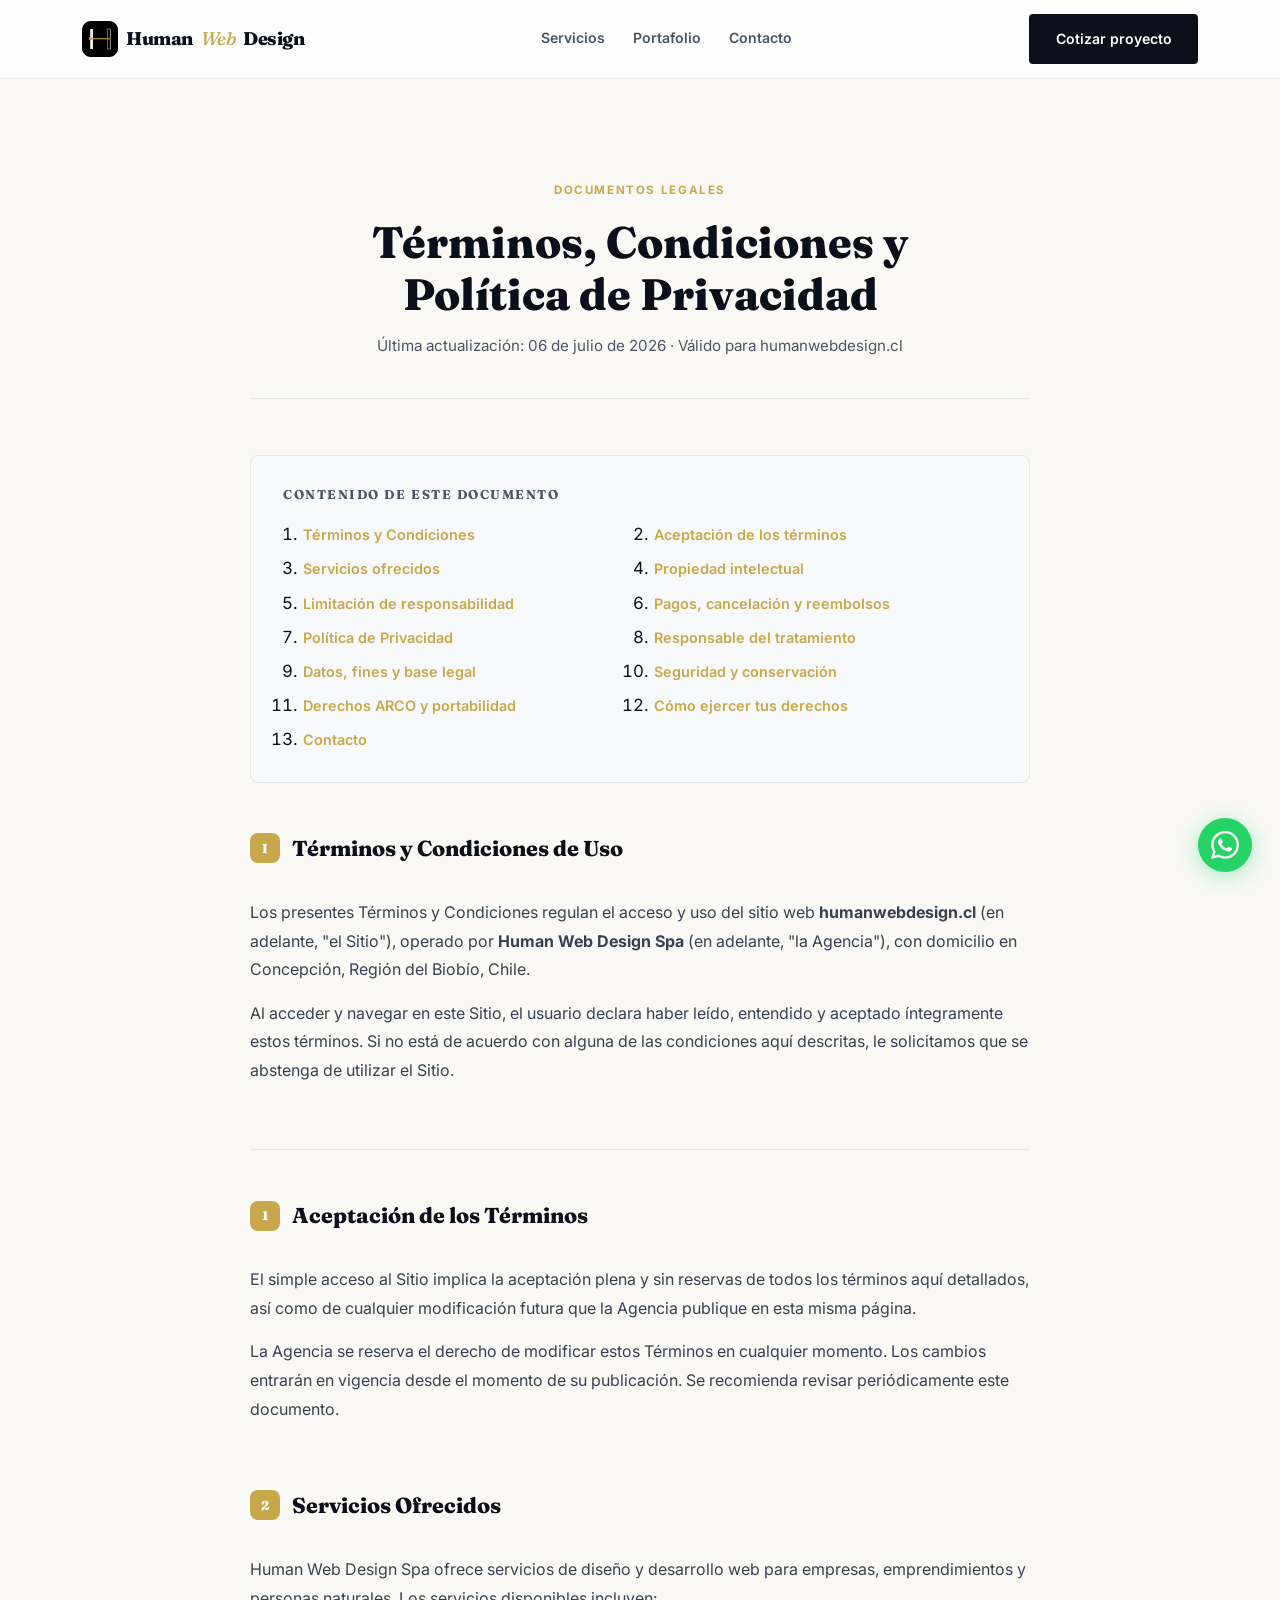
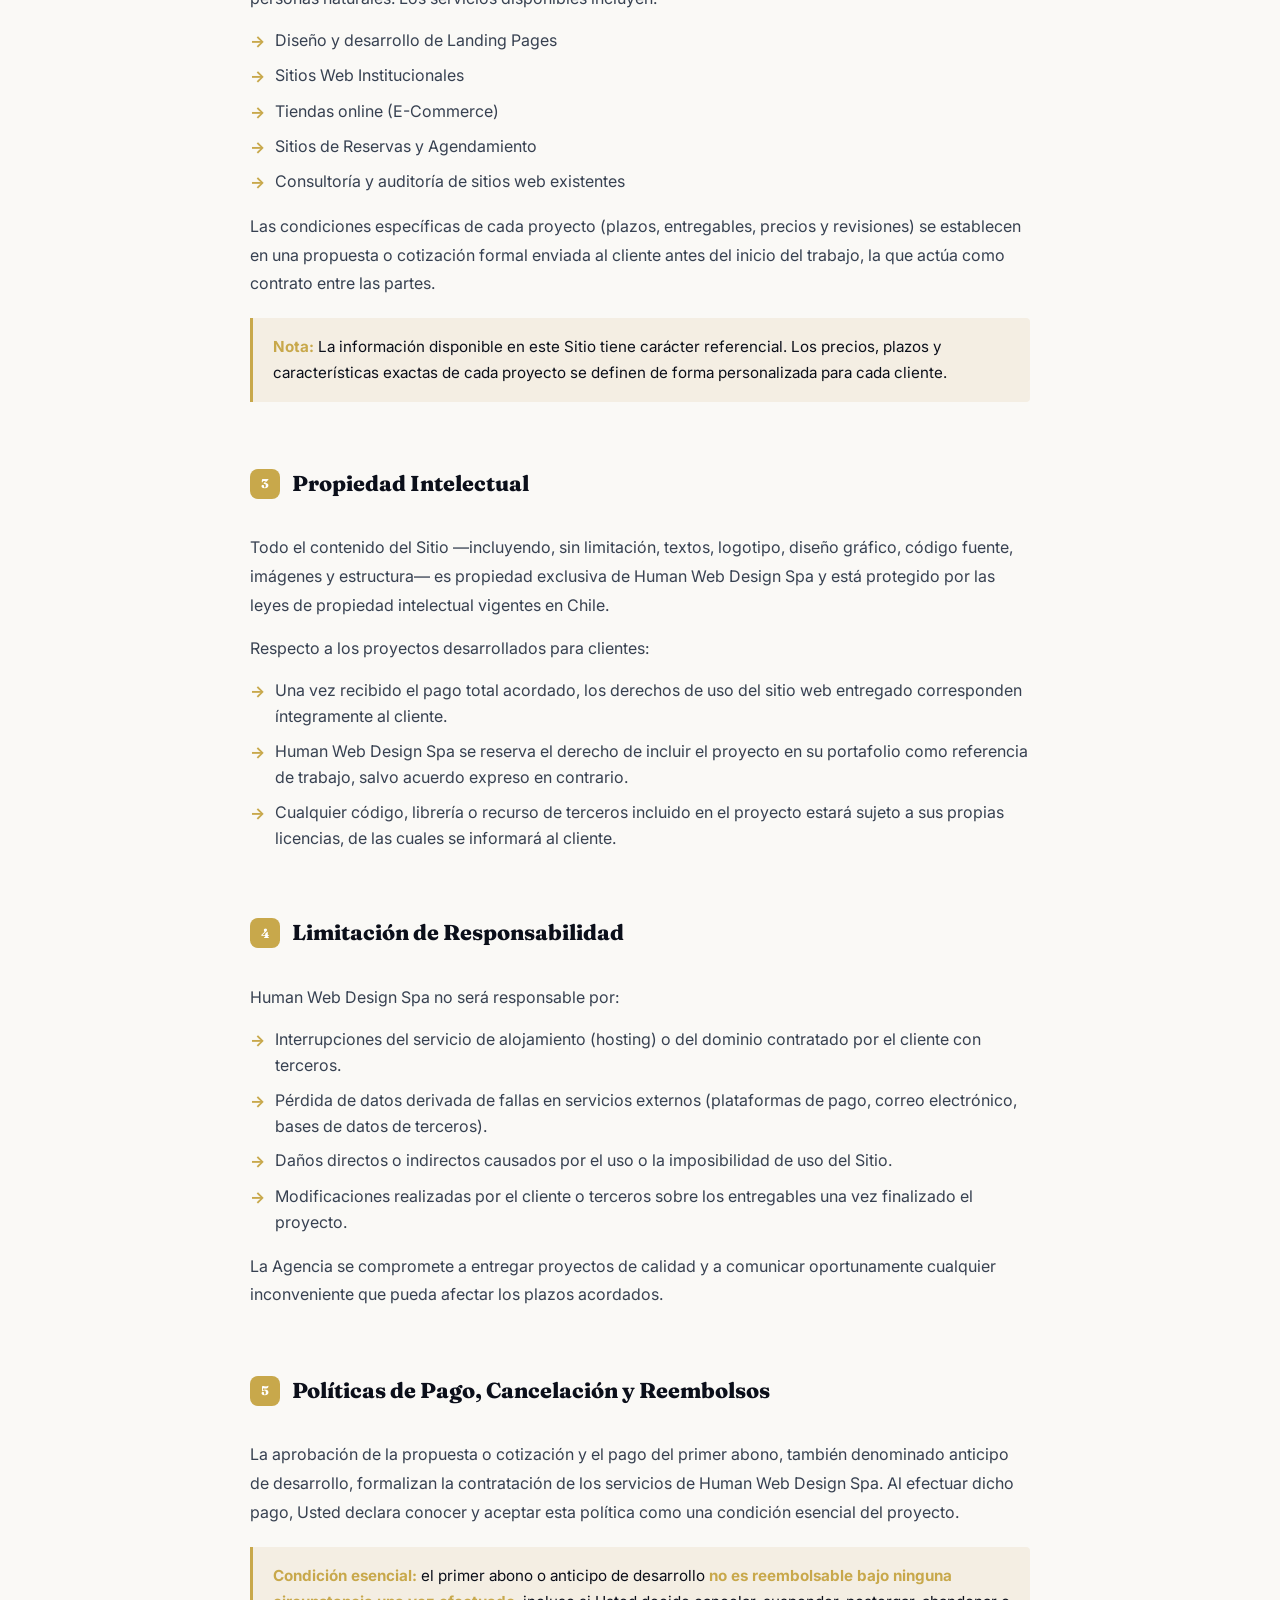
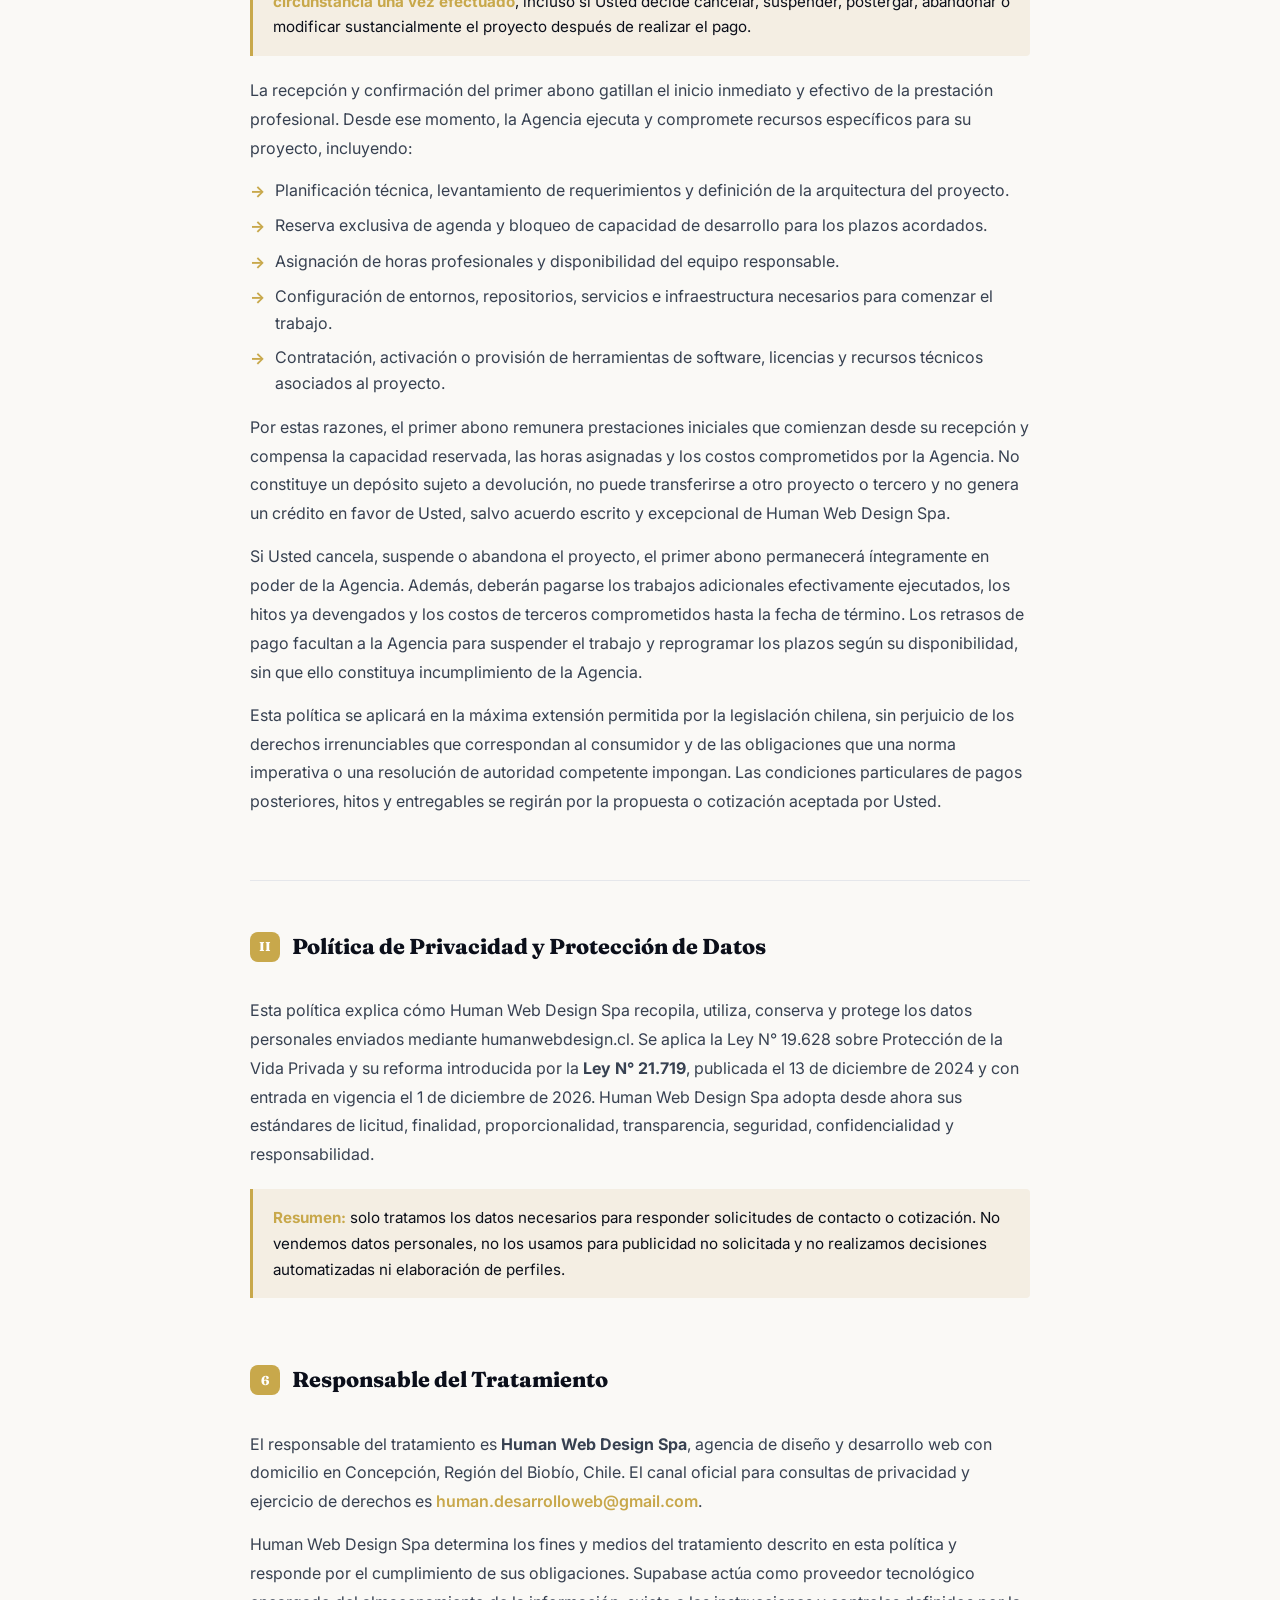
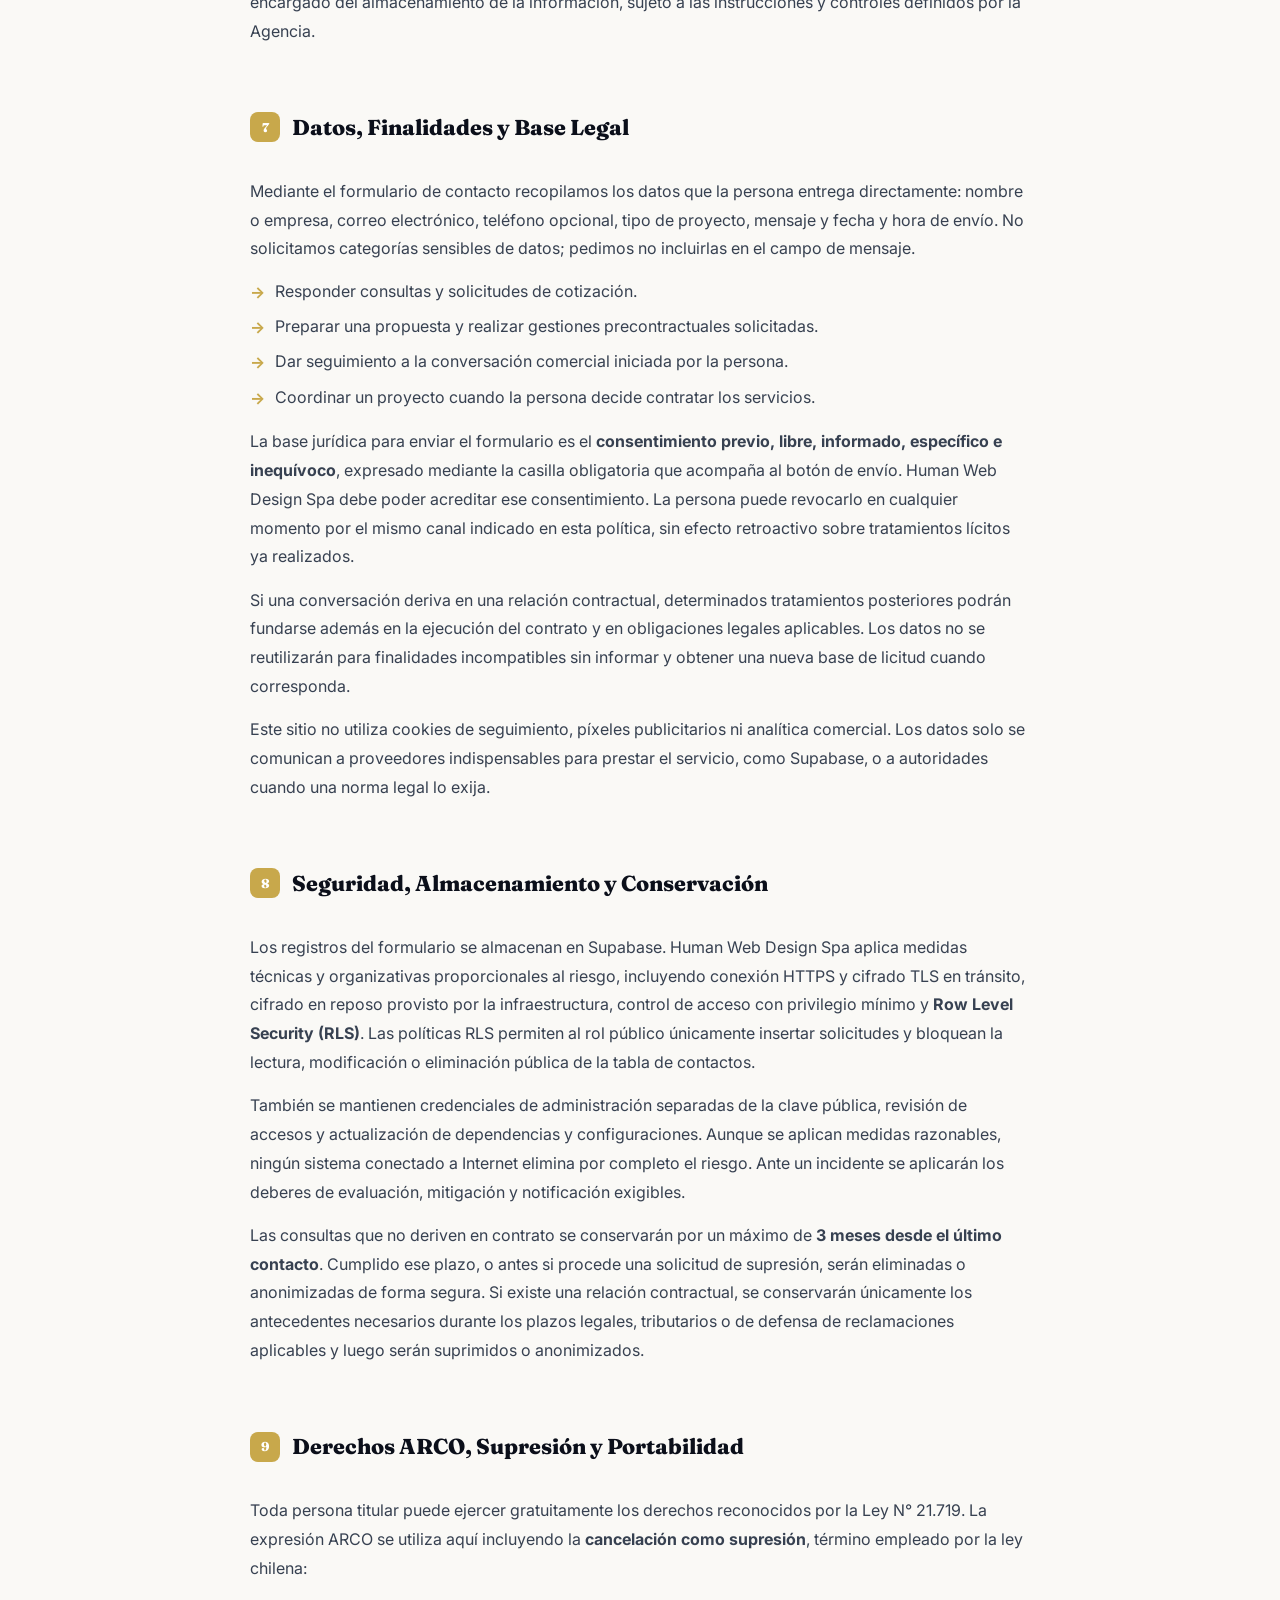
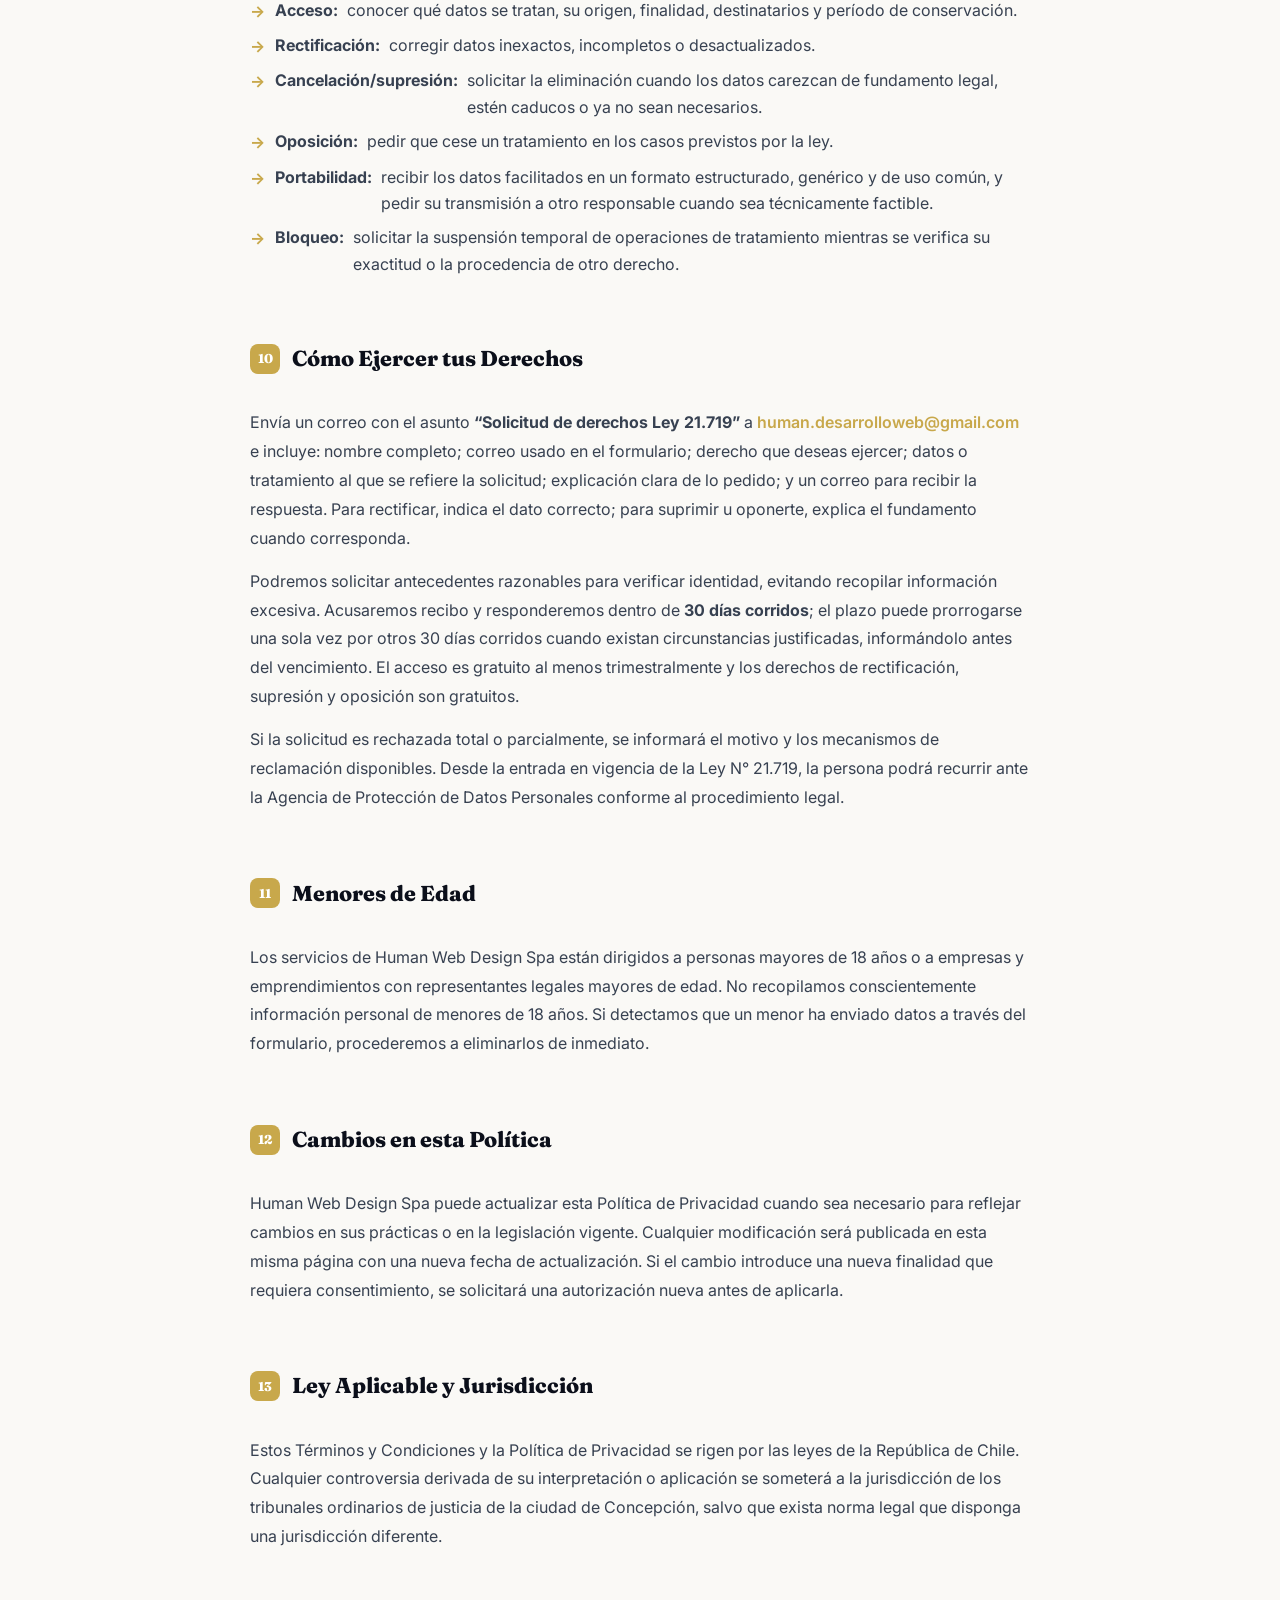
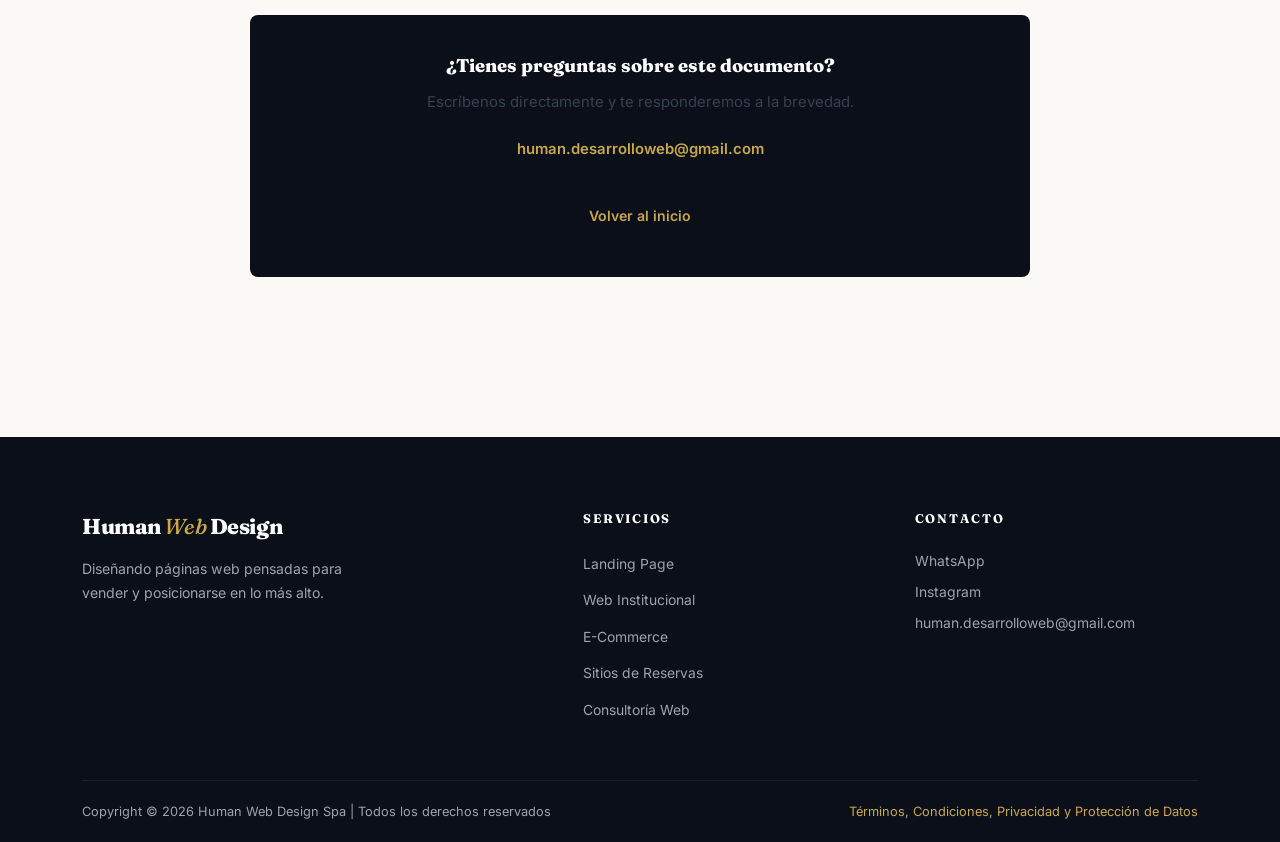
<file: privacidad.html>
<!DOCTYPE html>
<html lang="es">
<head>
  <meta charset="UTF-8" />
  <meta name="viewport" content="width=device-width, initial-scale=1.0" />
  <title>Política de Privacidad y Ley 21.719 | Human Web Design</title>
  <meta name="description" content="Términos, condiciones y política de privacidad de Human Web Design, adaptada a la Ley N° 21.719 sobre protección de datos personales en Chile." />
  <link rel="icon" type="image/x-icon" href="assets/img/favicon.ico" />
  <link rel="canonical" href="https://humanwebdesign.cl/privacidad.html" />

  <link rel="preconnect" href="https://fonts.googleapis.com" />
  <link rel="preconnect" href="https://fonts.gstatic.com" crossorigin />
      <link href="https://fonts.googleapis.com/css2?family=Fraunces:ital,wght@0,300;0,500;0,600;0,700;1,300;1,500\&family=Inter:wght@400;500;600;700;800\&family=JetBrains+Mono:wght@500\&display=swap" rel="stylesheet" />

  <link rel="stylesheet" href="styles.css?v=20260706-termsupdate" />

  <style>
    .legal-wrap {
      max-width: 820px;
      margin-inline: auto;
      padding: var(--space-section) 1.25rem;
    }

    .legal-header {
      text-align: center;
      margin-bottom: 3.5rem;
      padding-bottom: 2.5rem;
      border-bottom: 1.5px solid #E5E7EB;
    }

    .legal-header .section-label { margin-bottom: 1rem; }

    .legal-header h1 {
      font-size: clamp(1.9rem, 4vw, 2.75rem);
      font-weight: 800;
      color: var(--dark);
      line-height: 1.2;
      margin-bottom: .75rem;
    }

    .legal-header p {
      color: var(--gray);
      font-size: .95rem;
    }

    .legal-toc {
      background: #F8F9FB;
      border: 1.5px solid #E5E7EB;
      border-radius: var(--radius-lg);
      padding: 1.75rem 2rem;
      margin-bottom: 3rem;
    }

    .legal-toc h2 {
      font-size: .8rem;
      font-weight: 700;
      text-transform: uppercase;
      letter-spacing: .12em;
      color: var(--gray);
      margin-bottom: 1rem;
    }

    .legal-toc ol {
      list-style: decimal;
      padding-left: 1.25rem;
      display: grid;
      grid-template-columns: 1fr 1fr;
      gap: .4rem .5rem;
    }

    .legal-toc li a {
      font-size: .9rem;
      font-weight: 600;
      color: var(--magenta);
      transition: opacity .2s;
    }

    .legal-section {
      margin-bottom: clamp(2.5rem, 5vw, 4rem);
      scroll-margin-top: 90px;
    }

    .legal-section-title {
      display: flex;
      align-items: center;
      gap: .75rem;
      font-size: clamp(1.08rem, 1rem + .45vw, 1.35rem);
      font-weight: 800;
      color: var(--dark);
      margin-bottom: 1.1rem;
      padding-bottom: .75rem;
      border-bottom: 2px solid var(--light);
    }

    .legal-section-title .num {
      display: inline-flex;
      align-items: center;
      justify-content: center;
      width: 30px;
      height: 30px;
      background: var(--magenta);
      color: #fff;
      font-size: .8rem;
      font-weight: 800;
      border-radius: .5rem;
      flex-shrink: 0;
    }

    .legal-section p {
      color: #374151;
      font-size: clamp(.95rem, .92rem + .12vw, 1rem);
      line-height: 1.8;
      margin-bottom: .9rem;
    }

    .legal-section ul {
      list-style: none;
      padding: 0;
      margin: .5rem 0 1rem;
      display: flex;
      flex-direction: column;
      gap: .5rem;
    }

    .legal-section ul li {
      display: flex;
      align-items: flex-start;
      gap: .6rem;
      color: #374151;
      font-size: clamp(.95rem, .92rem + .12vw, 1rem);
      line-height: 1.65;
    }

    .legal-section ul li::before {
      content: '→';
      color: var(--magenta);
      font-weight: 700;
      flex-shrink: 0;
      margin-top: 1px;
    }

    .legal-highlight {
      background: var(--gold-dim);
      border-left: 3px solid var(--magenta);
      border-radius: 0 var(--radius) var(--radius) 0;
      padding: 1rem 1.25rem;
      margin: 1.25rem 0;
      color: var(--dark);
      font-size: .95rem;
      line-height: 1.7;
    }

    .legal-highlight strong { color: var(--magenta); }

    .legal-divider {
      border: none;
      border-top: 1.5px solid #E5E7EB;
      margin: 3rem 0;
    }

    .legal-contact-box {
      background: var(--dark);
      color: #9CA3AF;
      border-radius: var(--radius-lg);
      padding: 2.25rem;
      margin-top: 3rem;
      text-align: center;
    }

    .legal-contact-box h3 {
      color: var(--white);
      font-size: 1.15rem;
      font-weight: 800;
      margin-bottom: .5rem;
    }

    .legal-contact-box p { font-size: .93rem; margin-bottom: 1.25rem; }

    .legal-contact-box a {
      color: var(--magenta);
      font-weight: 600;
      transition: opacity .2s;
    }

    @media (hover: hover) and (pointer: fine) {
      .legal-toc li a:hover,
      .legal-contact-box a:hover { opacity: .78; }
    }

    @media (max-width: 600px) {
      .legal-toc ol { grid-template-columns: 1fr; }
    }
  </style>
</head>

<body>

  <!-- ============================================================
       NAVBAR
       ============================================================ -->
  <header class="navbar">
        <div class="container">
        <a href="index.html" class="nav-logo">
            <img src="assets/img/logo.webp" alt="Human Web Design" width="256" height="256" decoding="async" />
            Human <span>Web</span> Design
        </a>

        <nav class="nav-links" aria-label="Navegación principal">
            <a href="servicios.html">Servicios</a>
            <a href="portafolio.html">Portafolio</a>
            <a href="index.html#contacto">Contacto</a>
        </nav>

        <div class="nav-cta">
            <a href="index.html#contacto" class="btn btn-primary">Cotizar proyecto</a>
        </div>

        <button class="hamburger" aria-label="Abrir menú" aria-expanded="false">
            <span></span><span></span><span></span>
        </button>
        </div>

        <nav class="mobile-menu" aria-label="Menú móvil">
            <a href="servicios.html">Servicios</a>
            <a href="portafolio.html">Portafolio</a>
            <a href="index.html#contacto">Contacto</a>
            <a href="index.html#contacto" class="btn btn-primary">Cotizar proyecto</a>
        </nav>
    </header>


  <!-- ============================================================
       CONTENIDO LEGAL
       ============================================================ -->
  <main>
    <div class="legal-wrap">

      <!-- Encabezado -->
      <div class="legal-header">
        <span class="section-label">Documentos legales</span>
        <h1>Términos, Condiciones y<br>Política de Privacidad</h1>
        <!-- Actualiza esta fecha cuando modifiques el documento -->
        <p>Última actualización: <time datetime="2026-07-06">06 de julio de 2026</time> · Válido para humanwebdesign.cl</p>
      </div>

      <!-- Índice -->
      <div class="legal-toc">
        <h2>Contenido de este documento</h2>
        <ol>
          <li><a href="#terminos">Términos y Condiciones</a></li>
          <li><a href="#aceptacion">Aceptación de los términos</a></li>
          <li><a href="#servicios-ofrecidos">Servicios ofrecidos</a></li>
          <li><a href="#propiedad">Propiedad intelectual</a></li>
          <li><a href="#responsabilidad">Limitación de responsabilidad</a></li>
          <li><a href="#pagos">Pagos, cancelación y reembolsos</a></li>
          <li><a href="#privacidad">Política de Privacidad</a></li>
          <li><a href="#responsable-datos">Responsable del tratamiento</a></li>
          <li><a href="#datos-recopilados">Datos, fines y base legal</a></li>
          <li><a href="#seguridad-conservacion">Seguridad y conservación</a></li>
          <li><a href="#derechos">Derechos ARCO y portabilidad</a></li>
          <li><a href="#ejercicio-derechos">Cómo ejercer tus derechos</a></li>
          <li><a href="#contacto-legal">Contacto</a></li>
        </ol>
      </div>


      <!-- ──────────────────────────────────────────
           PARTE I: TÉRMINOS Y CONDICIONES
           ────────────────────────────────────────── -->

      <section class="legal-section" id="terminos">
        <h2 class="legal-section-title">
          <span class="num">I</span>
          Términos y Condiciones de Uso
        </h2>
        <p>
          Los presentes Términos y Condiciones regulan el acceso y uso del sitio web
          <strong>humanwebdesign.cl</strong> (en adelante, "el Sitio"), operado por
          <strong>Human Web Design Spa</strong> (en adelante, "la Agencia"), con domicilio
          en Concepción, Región del Biobío, Chile.
        </p>
        <p>
          Al acceder y navegar en este Sitio, el usuario declara haber leído, entendido
          y aceptado íntegramente estos términos. Si no está de acuerdo con alguna de
          las condiciones aquí descritas, le solicitamos que se abstenga de utilizar
          el Sitio.
        </p>
      </section>

      <hr class="legal-divider" />

      <section class="legal-section" id="aceptacion">
        <h2 class="legal-section-title">
          <span class="num">1</span>
          Aceptación de los Términos
        </h2>
        <p>
          El simple acceso al Sitio implica la aceptación plena y sin reservas de todos
          los términos aquí detallados, así como de cualquier modificación futura que
          la Agencia publique en esta misma página.
        </p>
        <p>
          La Agencia se reserva el derecho de modificar estos Términos en cualquier
          momento. Los cambios entrarán en vigencia desde el momento de su publicación.
          Se recomienda revisar periódicamente este documento.
        </p>
      </section>

      <section class="legal-section" id="servicios-ofrecidos">
        <h2 class="legal-section-title">
          <span class="num">2</span>
          Servicios Ofrecidos
        </h2>
        <p>
          Human Web Design Spa ofrece servicios de diseño y desarrollo web para empresas,
          emprendimientos y personas naturales. Los servicios disponibles incluyen:
        </p>
        <ul>
          <li>Diseño y desarrollo de Landing Pages</li>
          <li>Sitios Web Institucionales</li>
          <li>Tiendas online (E-Commerce)</li>
          <li>Sitios de Reservas y Agendamiento</li>
          <li>Consultoría y auditoría de sitios web existentes</li>
        </ul>
        <p>
          Las condiciones específicas de cada proyecto (plazos, entregables, precios y
          revisiones) se establecen en una propuesta o cotización formal enviada al
          cliente antes del inicio del trabajo, la que actúa como contrato entre las
          partes.
        </p>
        <div class="legal-highlight">
          <strong>Nota:</strong> La información disponible en este Sitio tiene carácter
          referencial. Los precios, plazos y características exactas de cada proyecto
          se definen de forma personalizada para cada cliente.
        </div>
      </section>

      <section class="legal-section" id="propiedad">
        <h2 class="legal-section-title">
          <span class="num">3</span>
          Propiedad Intelectual
        </h2>
        <p>
          Todo el contenido del Sitio —incluyendo, sin limitación, textos, logotipo,
          diseño gráfico, código fuente, imágenes y estructura— es propiedad exclusiva
          de Human Web Design Spa y está protegido por las leyes de propiedad intelectual
          vigentes en Chile.
        </p>
        <p>
          Respecto a los proyectos desarrollados para clientes:
        </p>
        <ul>
          <li>
            Una vez recibido el pago total acordado, los derechos de uso del sitio web
            entregado corresponden íntegramente al cliente.
          </li>
          <li>
            Human Web Design Spa se reserva el derecho de incluir el proyecto en su
            portafolio como referencia de trabajo, salvo acuerdo expreso en contrario.
          </li>
          <li>
            Cualquier código, librería o recurso de terceros incluido en el proyecto
            estará sujeto a sus propias licencias, de las cuales se informará al cliente.
          </li>
        </ul>
      </section>

      <section class="legal-section" id="responsabilidad">
        <h2 class="legal-section-title">
          <span class="num">4</span>
          Limitación de Responsabilidad
        </h2>
        <p>
          Human Web Design Spa no será responsable por:
        </p>
        <ul>
          <li>
            Interrupciones del servicio de alojamiento (hosting) o del dominio
            contratado por el cliente con terceros.
          </li>
          <li>
            Pérdida de datos derivada de fallas en servicios externos (plataformas
            de pago, correo electrónico, bases de datos de terceros).
          </li>
          <li>
            Daños directos o indirectos causados por el uso o la imposibilidad de
            uso del Sitio.
          </li>
          <li>
            Modificaciones realizadas por el cliente o terceros sobre los entregables
            una vez finalizado el proyecto.
          </li>
        </ul>
        <p>
          La Agencia se compromete a entregar proyectos de calidad y a comunicar
          oportunamente cualquier inconveniente que pueda afectar los plazos acordados.
        </p>
      </section>

      <section class="legal-section" id="pagos">
        <h2 class="legal-section-title">
          <span class="num">5</span>
          Políticas de Pago, Cancelación y Reembolsos
        </h2>
        <p>
          La aprobación de la propuesta o cotización y el pago del primer abono,
          también denominado anticipo de desarrollo, formalizan la contratación de
          los servicios de Human Web Design Spa. Al efectuar dicho pago, Usted declara
          conocer y aceptar esta política como una condición esencial del proyecto.
        </p>
        <div class="legal-highlight">
          <strong>Condición esencial:</strong> el primer abono o anticipo de desarrollo
          <strong>no es reembolsable bajo ninguna circunstancia una vez efectuado</strong>,
          incluso si Usted decide cancelar, suspender, postergar, abandonar o modificar
          sustancialmente el proyecto después de realizar el pago.
        </div>
        <p>
          La recepción y confirmación del primer abono gatillan el inicio inmediato y
          efectivo de la prestación profesional. Desde ese momento, la Agencia ejecuta
          y compromete recursos específicos para su proyecto, incluyendo:
        </p>
        <ul>
          <li>Planificación técnica, levantamiento de requerimientos y definición de la arquitectura del proyecto.</li>
          <li>Reserva exclusiva de agenda y bloqueo de capacidad de desarrollo para los plazos acordados.</li>
          <li>Asignación de horas profesionales y disponibilidad del equipo responsable.</li>
          <li>Configuración de entornos, repositorios, servicios e infraestructura necesarios para comenzar el trabajo.</li>
          <li>Contratación, activación o provisión de herramientas de software, licencias y recursos técnicos asociados al proyecto.</li>
        </ul>
        <p>
          Por estas razones, el primer abono remunera prestaciones iniciales que comienzan
          desde su recepción y compensa la capacidad reservada, las horas asignadas y los
          costos comprometidos por la Agencia. No constituye un depósito sujeto a devolución,
          no puede transferirse a otro proyecto o tercero y no genera un crédito en favor
          de Usted, salvo acuerdo escrito y excepcional de Human Web Design Spa.
        </p>
        <p>
          Si Usted cancela, suspende o abandona el proyecto, el primer abono permanecerá
          íntegramente en poder de la Agencia. Además, deberán pagarse los trabajos adicionales
          efectivamente ejecutados, los hitos ya devengados y los costos de terceros comprometidos
          hasta la fecha de término. Los retrasos de pago facultan a la Agencia para suspender
          el trabajo y reprogramar los plazos según su disponibilidad, sin que ello constituya
          incumplimiento de la Agencia.
        </p>
        <p>
          Esta política se aplicará en la máxima extensión permitida por la legislación chilena,
          sin perjuicio de los derechos irrenunciables que correspondan al consumidor y de las
          obligaciones que una norma imperativa o una resolución de autoridad competente impongan.
          Las condiciones particulares de pagos posteriores, hitos y entregables se regirán por
          la propuesta o cotización aceptada por Usted.
        </p>
      </section>


      <!-- ──────────────────────────────────────────
           PARTE II: POLÍTICA DE PRIVACIDAD
           ────────────────────────────────────────── -->

      <hr class="legal-divider" />

      <section class="legal-section" id="privacidad">
        <h2 class="legal-section-title">
          <span class="num">II</span>
          Política de Privacidad y Protección de Datos
        </h2>
        <p>
          Esta política explica cómo Human Web Design Spa recopila, utiliza, conserva y
          protege los datos personales enviados mediante humanwebdesign.cl. Se aplica
          la Ley N° 19.628 sobre Protección de la Vida Privada y su reforma introducida
          por la <strong>Ley N° 21.719</strong>, publicada el 13 de diciembre de 2024 y
          con entrada en vigencia el 1 de diciembre de 2026. Human Web Design Spa adopta
          desde ahora sus estándares de licitud, finalidad, proporcionalidad,
          transparencia, seguridad, confidencialidad y responsabilidad.
        </p>
        <div class="legal-highlight">
          <strong>Resumen:</strong> solo tratamos los datos necesarios para responder
          solicitudes de contacto o cotización. No vendemos datos personales, no los
          usamos para publicidad no solicitada y no realizamos decisiones automatizadas
          ni elaboración de perfiles.
        </div>
      </section>

      <section class="legal-section" id="responsable-datos">
        <h2 class="legal-section-title">
          <span class="num">6</span>
          Responsable del Tratamiento
        </h2>
        <p>
          El responsable del tratamiento es <strong>Human Web Design Spa</strong>, agencia
          de diseño y desarrollo web con domicilio en Concepción, Región del Biobío,
          Chile. El canal oficial para consultas de privacidad y ejercicio de derechos es
          <a href="mailto:human.desarrolloweb@gmail.com" class="legal-email-link">human.desarrolloweb@gmail.com</a>.
        </p>
        <p>
          Human Web Design Spa determina los fines y medios del tratamiento descrito en esta
          política y responde por el cumplimiento de sus obligaciones. Supabase actúa
          como proveedor tecnológico encargado del almacenamiento de la información,
          sujeto a las instrucciones y controles definidos por la Agencia.
        </p>
      </section>

      <section class="legal-section" id="datos-recopilados">
        <h2 class="legal-section-title">
          <span class="num">7</span>
          Datos, Finalidades y Base Legal
        </h2>
        <p>
          Mediante el formulario de contacto recopilamos los datos que la persona entrega
          directamente: nombre o empresa, correo electrónico, teléfono opcional, tipo de
          proyecto, mensaje y fecha y hora de envío. No solicitamos categorías sensibles
          de datos; pedimos no incluirlas en el campo de mensaje.
        </p>
        <ul>
          <li>Responder consultas y solicitudes de cotización.</li>
          <li>Preparar una propuesta y realizar gestiones precontractuales solicitadas.</li>
          <li>Dar seguimiento a la conversación comercial iniciada por la persona.</li>
          <li>Coordinar un proyecto cuando la persona decide contratar los servicios.</li>
        </ul>
        <p>
          La base jurídica para enviar el formulario es el <strong>consentimiento previo,
          libre, informado, específico e inequívoco</strong>, expresado mediante la casilla
          obligatoria que acompaña al botón de envío. Human Web Design Spa debe poder acreditar
          ese consentimiento. La persona puede revocarlo en cualquier momento por el mismo
          canal indicado en esta política, sin efecto retroactivo sobre tratamientos lícitos
          ya realizados.
        </p>
        <p>
          Si una conversación deriva en una relación contractual, determinados tratamientos
          posteriores podrán fundarse además en la ejecución del contrato y en obligaciones
          legales aplicables. Los datos no se reutilizarán para finalidades incompatibles sin
          informar y obtener una nueva base de licitud cuando corresponda.
        </p>
        <p>
          Este sitio no utiliza cookies de seguimiento, píxeles publicitarios ni analítica
          comercial. Los datos solo se comunican a proveedores indispensables para prestar
          el servicio, como Supabase, o a autoridades cuando una norma legal lo exija.
        </p>
      </section>

      <section class="legal-section" id="seguridad-conservacion">
        <h2 class="legal-section-title">
          <span class="num">8</span>
          Seguridad, Almacenamiento y Conservación
        </h2>
        <p>
          Los registros del formulario se almacenan en Supabase. Human Web Design Spa aplica
          medidas técnicas y organizativas proporcionales al riesgo, incluyendo conexión
          HTTPS y cifrado TLS en tránsito, cifrado en reposo provisto por la infraestructura,
          control de acceso con privilegio mínimo y <strong>Row Level Security (RLS)</strong>.
          Las políticas RLS permiten al rol público únicamente insertar solicitudes y
          bloquean la lectura, modificación o eliminación pública de la tabla de contactos.
        </p>
        <p>
          También se mantienen credenciales de administración separadas de la clave pública,
          revisión de accesos y actualización de dependencias y configuraciones. Aunque se
          aplican medidas razonables, ningún sistema conectado a Internet elimina por completo
          el riesgo. Ante un incidente se aplicarán los deberes de evaluación, mitigación y
          notificación exigibles.
        </p>
        <p>
          Las consultas que no deriven en contrato se conservarán por un máximo de
          <strong>3 meses desde el último contacto</strong>. Cumplido ese plazo, o antes si
          procede una solicitud de supresión, serán eliminadas o anonimizadas de forma segura.
          Si existe una relación contractual, se conservarán únicamente los antecedentes
          necesarios durante los plazos legales, tributarios o de defensa de reclamaciones
          aplicables y luego serán suprimidos o anonimizados.
        </p>
      </section>

      <section class="legal-section" id="derechos">
        <h2 class="legal-section-title">
          <span class="num">9</span>
          Derechos ARCO, Supresión y Portabilidad
        </h2>
        <p>
          Toda persona titular puede ejercer gratuitamente los derechos reconocidos por la
          Ley N° 21.719. La expresión ARCO se utiliza aquí incluyendo la
          <strong>cancelación como supresión</strong>, término empleado por la ley chilena:
        </p>
        <ul>
          <li><strong>Acceso:</strong> conocer qué datos se tratan, su origen, finalidad, destinatarios y período de conservación.</li>
          <li><strong>Rectificación:</strong> corregir datos inexactos, incompletos o desactualizados.</li>
          <li><strong>Cancelación/supresión:</strong>solicitar la eliminación cuando los datos carezcan de fundamento legal, estén caducos o ya no sean necesarios.</li>
          <li><strong>Oposición:</strong> pedir que cese un tratamiento en los casos previstos por la ley.</li>
          <li><strong>Portabilidad:</strong> recibir los datos facilitados en un formato estructurado, genérico y de uso común, y pedir su transmisión a otro responsable cuando sea técnicamente factible.</li>
          <li><strong>Bloqueo:</strong> solicitar la suspensión temporal de operaciones de tratamiento mientras se verifica su exactitud o la procedencia de otro derecho.</li>
        </ul>
      </section>

      <section class="legal-section" id="ejercicio-derechos">
        <h2 class="legal-section-title">
          <span class="num">10</span>
          Cómo Ejercer tus Derechos
        </h2>
        <p>
          Envía un correo con el asunto <strong>“Solicitud de derechos Ley 21.719”</strong> a
          <a href="mailto:human.desarrolloweb@gmail.com" class="legal-email-link">human.desarrolloweb@gmail.com</a>
          e incluye: nombre completo; correo usado en el formulario; derecho que deseas
          ejercer; datos o tratamiento al que se refiere la solicitud; explicación clara
          de lo pedido; y un correo para recibir la respuesta. Para rectificar, indica el
          dato correcto; para suprimir u oponerte, explica el fundamento cuando corresponda.
        </p>
        <p>
          Podremos solicitar antecedentes razonables para verificar identidad, evitando
          recopilar información excesiva. Acusaremos recibo y responderemos dentro de
          <strong>30 días corridos</strong>; el plazo puede prorrogarse una sola vez por
          otros 30 días corridos cuando existan circunstancias justificadas, informándolo
          antes del vencimiento. El acceso es gratuito al menos trimestralmente y los
          derechos de rectificación, supresión y oposición son gratuitos.
        </p>
        <p>
          Si la solicitud es rechazada total o parcialmente, se informará el motivo y los
          mecanismos de reclamación disponibles. Desde la entrada en vigencia de la Ley
          N° 21.719, la persona podrá recurrir ante la Agencia de Protección de Datos
          Personales conforme al procedimiento legal.
        </p>
      </section>

      <section class="legal-section" id="menores">
        <h2 class="legal-section-title">
          <span class="num">11</span>
          Menores de Edad
        </h2>
        <p>
          Los servicios de Human Web Design Spa están dirigidos a personas mayores de
          18 años o a empresas y emprendimientos con representantes legales mayores
          de edad. No recopilamos conscientemente información personal de menores
          de 18 años. Si detectamos que un menor ha enviado datos a través del
          formulario, procederemos a eliminarlos de inmediato.
        </p>
      </section>

      <section class="legal-section" id="cambios-privacidad">
        <h2 class="legal-section-title">
          <span class="num">12</span>
          Cambios en esta Política
        </h2>
        <p>
          Human Web Design Spa puede actualizar esta Política de Privacidad cuando sea
          necesario para reflejar cambios en sus prácticas o en la legislación vigente.
          Cualquier modificación será publicada en esta misma página con una nueva
          fecha de actualización. Si el cambio introduce una nueva finalidad que requiera
          consentimiento, se solicitará una autorización nueva antes de aplicarla.
        </p>
      </section>

      <section class="legal-section" id="ley-aplicable">
        <h2 class="legal-section-title">
          <span class="num">13</span>
          Ley Aplicable y Jurisdicción
        </h2>
        <p>
          Estos Términos y Condiciones y la Política de Privacidad se rigen por las
          leyes de la República de Chile. Cualquier controversia derivada de su
          interpretación o aplicación se someterá a la jurisdicción de los tribunales
          ordinarios de justicia de la ciudad de Concepción, salvo que exista norma
          legal que disponga una jurisdicción diferente.
        </p>
      </section>


      <!-- Caja de contacto final -->
      <section class="legal-section" id="contacto-legal">
        <div class="legal-contact-box">
          <h3>¿Tienes preguntas sobre este documento?</h3>
          <p>Escríbenos directamente y te responderemos a la brevedad.</p>
          <!-- Actualiza el correo y teléfono aquí -->
          <p>
            <a href="mailto:human.desarrolloweb@gmail.com">human.desarrolloweb@gmail.com</a>
          </p>
          <a href="index.html" class="btn btn-primary legal-back-link">Volver al inicio</a>
        </div>
      </section>

    </div>
  </main>


  <!-- ============================================================
       FOOTER
       ============================================================ -->
    <footer class="footer">
        <div class="container">
            <div class="footer-grid">
                <div class="footer-brand">
                    <h2>Human <span>Web</span> Design</h2>
                    <p>Diseñando páginas web pensadas para vender y posicionarse en lo más alto.</p>
                </div>
                <div class="footer-col">
                    <h3>Servicios</h3>
                    <ul>
                        <li><a href="servicios.html">Landing Page</a></li>
                        <li><a href="servicios.html">Web Institucional</a></li>
                        <li><a href="servicios.html">E-Commerce</a></li>
                        <li><a href="servicios.html">Sitios de Reservas</a></li>
                        <li><a href="servicios.html">Consultoría Web</a></li>
                    </ul>
                </div>

                <div class="footer-col">
                <h3>Contacto</h3>
                <address>
                    <p><a href="https://wa.me/56973410591" target="_blank" rel="noopener">WhatsApp</a></p>
                    <p><a href="https://www.instagram.com/humanwebdesign/" target="_blank" rel="noopener">Instagram</a></p>
                    <p><a href="mailto:human.desarrolloweb@gmail.com">human.desarrolloweb@gmail.com</a></p>
                </address>
                </div>
            </div>

            <div class="footer-bottom">
                <p>Copyright &copy; 2026 Human Web Design Spa | Todos los derechos reservados</p>
                <a href="privacidad.html">Términos, Condiciones, Privacidad y Protección de Datos</a>
            </div>
        </div>
    </footer>

  <a href="https://wa.me/56973410591?text=Hola%2C%20me%20interesa%20cotizar%20un%20proyecto%20web."
    target="_blank"
    rel="noopener noreferrer"
    aria-label="Contactar por WhatsApp"
    class="whatsapp-btn"
    >
    <svg xmlns="http://www.w3.org/2000/svg" width="28" height="28" viewBox="0 0 24 24" fill="#ffffff">
        <path d="M17.472 14.382c-.297-.149-1.758-.867-2.03-.967-.273-.099-.471-.148-.67.15-.197.297-.767.966-.94 1.164-.173.199-.347.223-.644.075-.297-.15-1.255-.463-2.39-1.475-.883-.788-1.48-1.761-1.653-2.059-.173-.297-.018-.458.13-.606.134-.133.298-.347.446-.52.149-.174.198-.298.298-.497.099-.198.05-.371-.025-.52-.075-.149-.669-1.612-.916-2.207-.242-.579-.487-.5-.669-.51-.173-.008-.371-.01-.57-.01-.198 0-.52.074-.792.372-.272.297-1.04 1.016-1.04 2.479 0 1.462 1.065 2.875 1.213 3.074.149.198 2.096 3.2 5.077 4.487.709.306 1.262.489 1.694.625.712.227 1.36.195 1.871.118.571-.085 1.758-.719 2.006-1.413.248-.694.248-1.289.173-1.413-.074-.124-.272-.198-.57-.347m-5.421 7.403h-.004a9.87 9.87 0 01-5.031-1.378l-.361-.214-3.741.982.998-3.648-.235-.374a9.86 9.86 0 01-1.51-5.26c.001-5.45 4.436-9.884 9.888-9.884 2.64 0 5.122 1.03 6.988 2.898a9.825 9.825 0 012.893 6.994c-.003 5.45-4.437 9.884-9.885 9.884m8.413-18.297A11.815 11.815 0 0012.05 0C5.495 0 .16 5.335.157 11.892c0 2.096.547 4.142 1.588 5.945L.057 24l6.305-1.654a11.882 11.882 0 005.683 1.448h.005c6.554 0 11.89-5.335 11.893-11.893a11.821 11.821 0 00-3.48-8.413z"/>
    </svg>
    </a>

  <script src="script.js?v=20260706-termsupdate" defer></script>
</body>
</html>
</file>
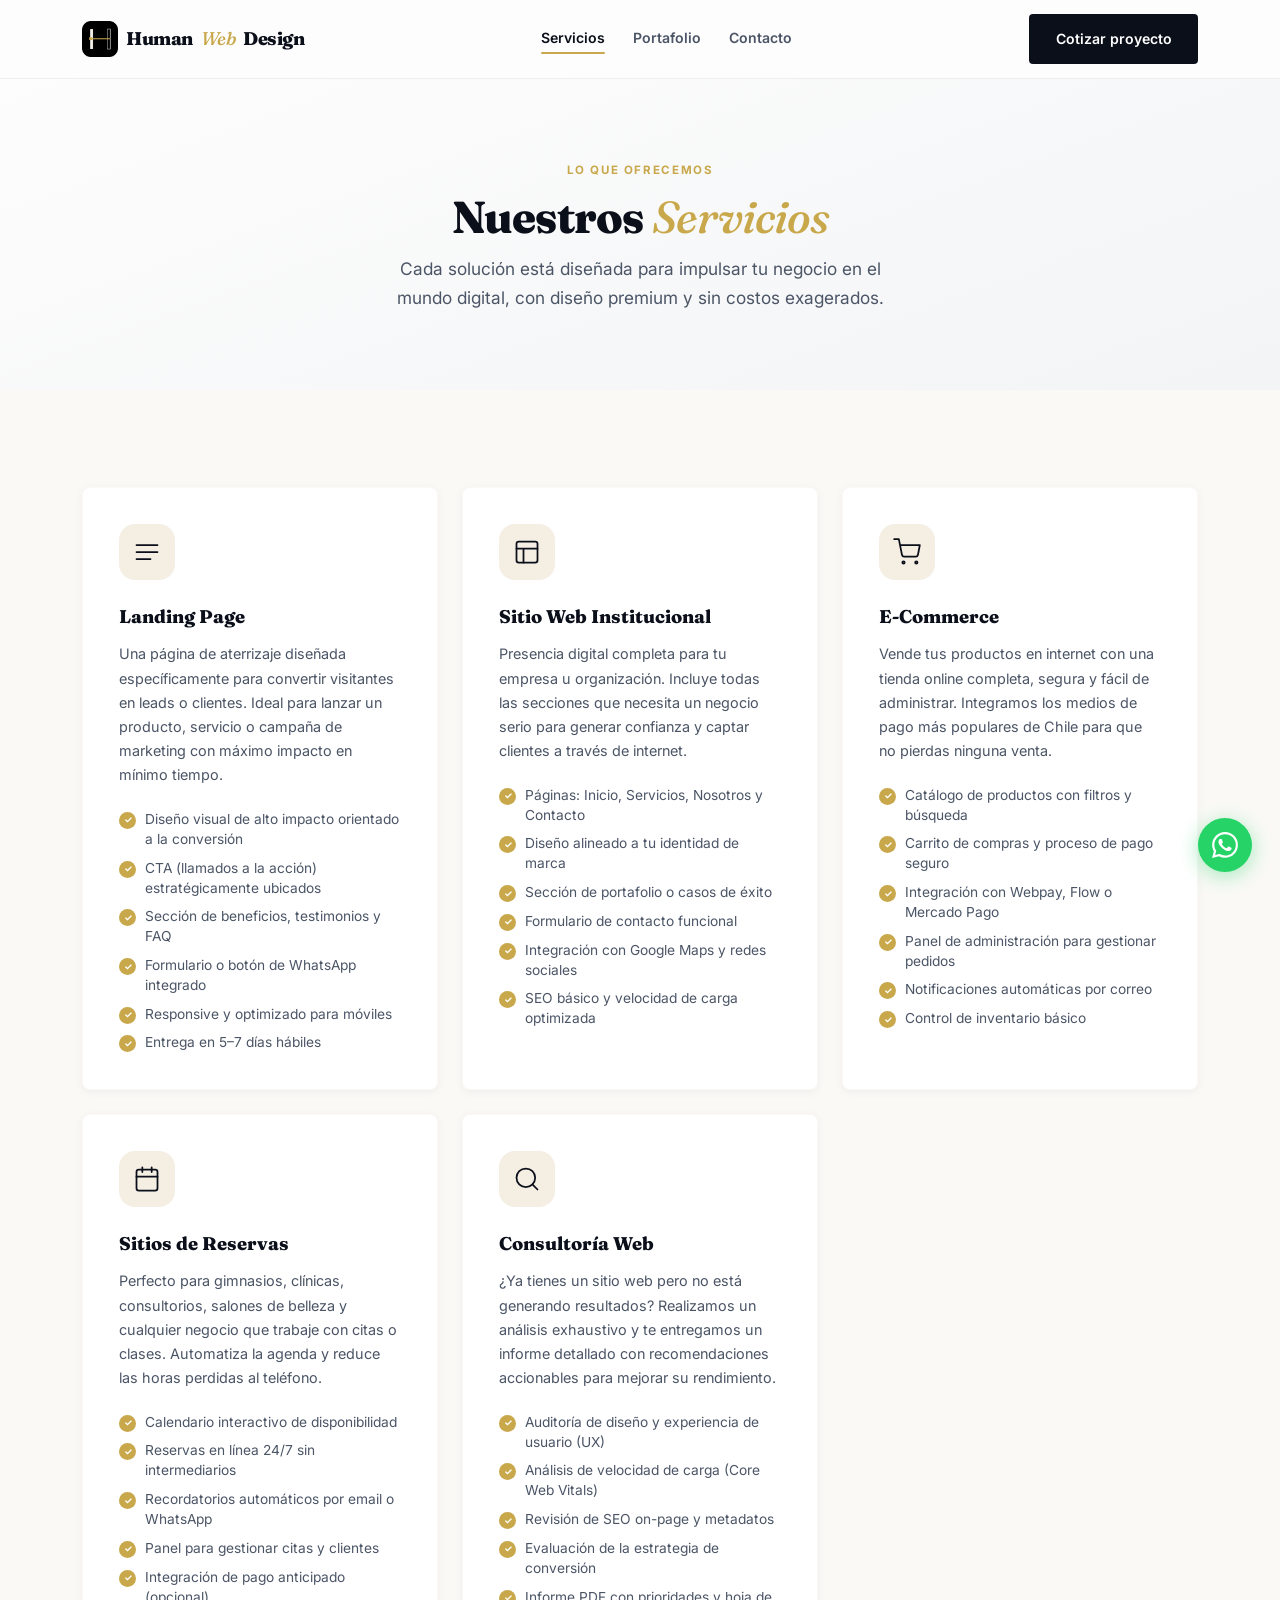
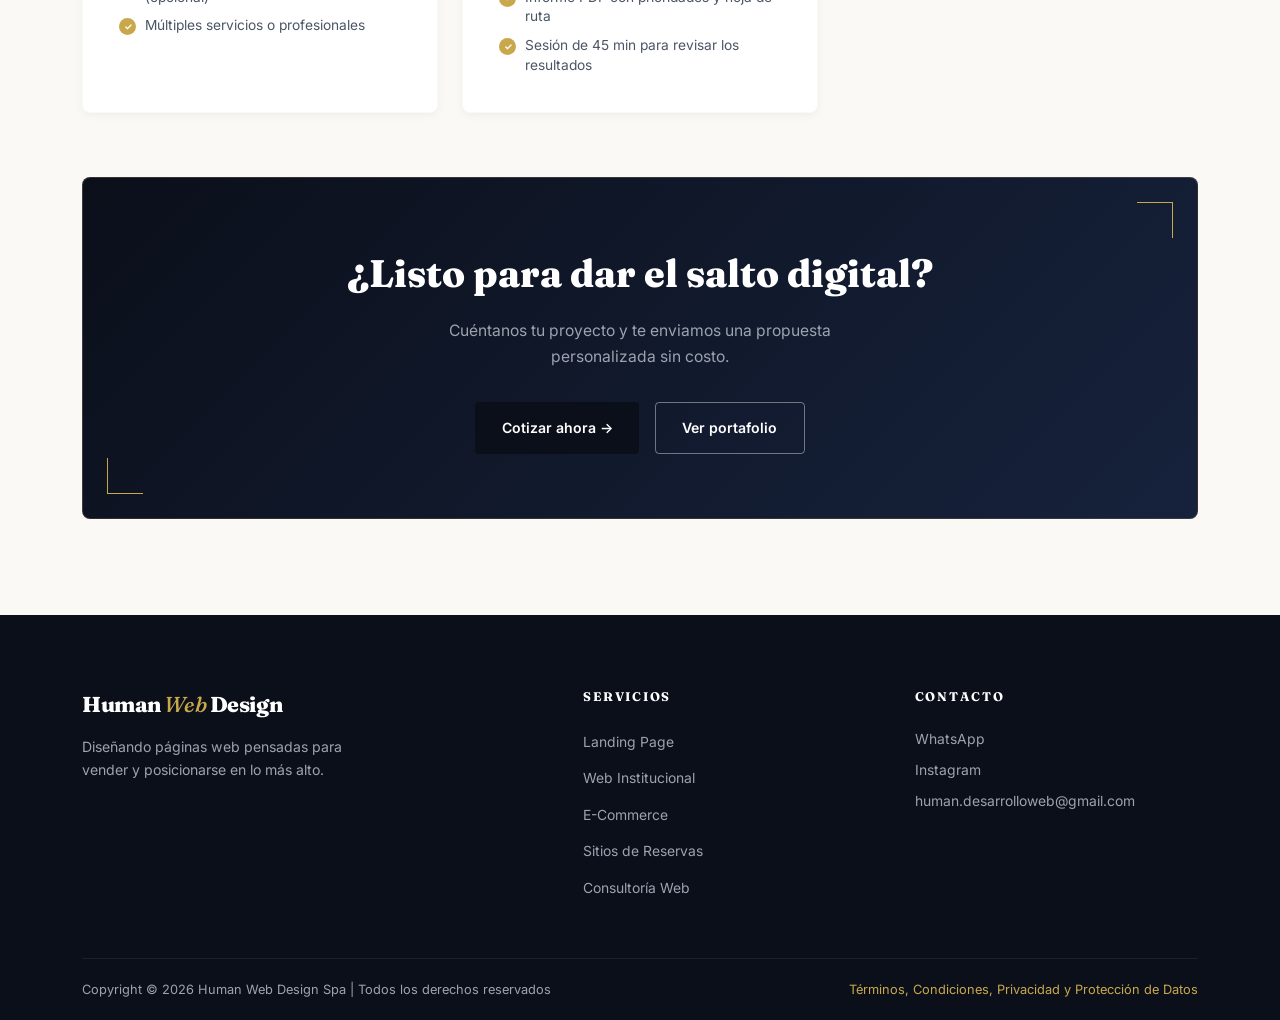
<file: servicios.html>
<!DOCTYPE html>
<html lang="es">
<head>
  <meta charset="UTF-8" />
  <meta name="viewport" content="width=device-width, initial-scale=1.0" />
  <title>Servicios — Human Web Design</title>
  <meta name="description" content="Landing pages, sitios institucionales, e-commerce y sistemas de reservas online para gimnasios, emprendedores y negocios de todo Chile." />
  <link rel="canonical" href="https://humanwebdesign.cl/servicios.html" />
  <link rel="icon" type="image/x-icon" href="assets/img/favicon.ico" />

  <link rel="preconnect" href="https://fonts.googleapis.com" />
  <link rel="preconnect" href="https://fonts.gstatic.com" crossorigin />
      <link href="https://fonts.googleapis.com/css2?family=Fraunces:ital,wght@0,300;0,500;0,600;0,700;1,300;1,500\&family=Inter:wght@400;500;600;700;800\&family=JetBrains+Mono:wght@500\&display=swap" rel="stylesheet" />

  <link rel="stylesheet" href="styles.css?v=20260622-faqslow" />
</head>

<body>

  <!-- NAVBAR -->
    <header class="navbar">
        <div class="container">
        <a href="index.html" class="nav-logo">
            <img src="assets/img/logo.webp" alt="Human Web Design" width="256" height="256" decoding="async" />
            Human <span>Web</span> Design
        </a>

        <nav class="nav-links" aria-label="Navegación principal">
            <a href="servicios.html">Servicios</a>
            <a href="portafolio.html">Portafolio</a>
            <a href="index.html#contacto">Contacto</a>
        </nav>

        <div class="nav-cta">
            <a href="index.html#contacto" class="btn btn-primary">Cotizar proyecto</a>
        </div>

        <button class="hamburger" aria-label="Abrir menú" aria-expanded="false">
            <span></span><span></span><span></span>
        </button>
        </div>

        <nav class="mobile-menu" aria-label="Menú móvil">
            <a href="servicios.html">Servicios</a>
            <a href="portafolio.html">Portafolio</a>
            <a href="index.html#contacto">Contacto</a>
            <a href="index.html#contacto" class="btn btn-primary">Cotizar proyecto</a>
        </nav>
    </header>

  <main id="main-content">

  <!-- PAGE HERO -->
  <section class="page-hero">
    <div class="container">
      <span class="section-label">Lo que ofrecemos</span>
      <h1 class="section-title">Nuestros <span>Servicios</span></h1>
      <p class="section-sub">
        Cada solución está diseñada para impulsar tu negocio en el mundo digital,
        con diseño premium y sin costos exagerados.
      </p>
    </div>
  </section>


  <!-- DETALLE DE SERVICIOS -->
  <section class="services-full">
    <div class="container">
      <div class="service-detail-grid">

        <div class="service-detail-card">
          <div class="service-detail-icon icon-m">
            <svg xmlns="http://www.w3.org/2000/svg" width="28" height="28" viewBox="0 0 24 24" fill="none" stroke="currentColor" stroke-width="1.5" stroke-linecap="round" stroke-linejoin="round"><path d="M3 12h18M3 6h18M3 18h12"/></svg>
          </div>
          <h3>Landing Page</h3>
          <p>
            Una página de aterrizaje diseñada específicamente para convertir visitantes en
            leads o clientes. Ideal para lanzar un producto, servicio o campaña de marketing
            con máximo impacto en mínimo tiempo.
          </p>
          <ul class="service-features">
            <li class="feature-item"><span class="feature-check">✓</span>Diseño visual de alto impacto orientado a la conversión</li>
            <li class="feature-item"><span class="feature-check">✓</span>CTA (llamados a la acción) estratégicamente ubicados</li>
            <li class="feature-item"><span class="feature-check">✓</span>Sección de beneficios, testimonios y FAQ</li>
            <li class="feature-item"><span class="feature-check">✓</span>Formulario o botón de WhatsApp integrado</li>
            <li class="feature-item"><span class="feature-check">✓</span>Responsive y optimizado para móviles</li>
            <li class="feature-item"><span class="feature-check">✓</span>Entrega en 5–7 días hábiles</li>
          </ul>
        </div>

        <div class="service-detail-card">
          <div class="service-detail-icon icon-c">
            <svg xmlns="http://www.w3.org/2000/svg" width="28" height="28" viewBox="0 0 24 24" fill="none" stroke="currentColor" stroke-width="1.5" stroke-linecap="round" stroke-linejoin="round"><rect x="3" y="3" width="18" height="18" rx="2"/><path d="M3 9h18M9 21V9"/></svg>
          </div>
          <h3>Sitio Web Institucional</h3>
          <p>
            Presencia digital completa para tu empresa u organización. Incluye todas las
            secciones que necesita un negocio serio para generar confianza y captar clientes
            a través de internet.
          </p>
          <ul class="service-features">
            <li class="feature-item"><span class="feature-check">✓</span>Páginas: Inicio, Servicios, Nosotros y Contacto</li>
            <li class="feature-item"><span class="feature-check">✓</span>Diseño alineado a tu identidad de marca</li>
            <li class="feature-item"><span class="feature-check">✓</span>Sección de portafolio o casos de éxito</li>
            <li class="feature-item"><span class="feature-check">✓</span>Formulario de contacto funcional</li>
            <li class="feature-item"><span class="feature-check">✓</span>Integración con Google Maps y redes sociales</li>
            <li class="feature-item"><span class="feature-check">✓</span>SEO básico y velocidad de carga optimizada</li>
          </ul>
        </div>

        <div class="service-detail-card">
          <div class="service-detail-icon icon-y">
            <svg xmlns="http://www.w3.org/2000/svg" width="28" height="28" viewBox="0 0 24 24" fill="none" stroke="currentColor" stroke-width="1.5" stroke-linecap="round" stroke-linejoin="round"><circle cx="9" cy="21" r="1"/><circle cx="20" cy="21" r="1"/><path d="M1 1h4l2.68 13.39a2 2 0 0 0 2 1.61h9.72a2 2 0 0 0 2-1.61L23 6H6"/></svg>
          </div>
          <h3>E-Commerce</h3>
          <p>
            Vende tus productos en internet con una tienda online completa, segura y fácil
            de administrar. Integramos los medios de pago más populares de Chile para que
            no pierdas ninguna venta.
          </p>
          <ul class="service-features">
            <li class="feature-item"><span class="feature-check">✓</span>Catálogo de productos con filtros y búsqueda</li>
            <li class="feature-item"><span class="feature-check">✓</span>Carrito de compras y proceso de pago seguro</li>
            <li class="feature-item"><span class="feature-check">✓</span>Integración con Webpay, Flow o Mercado Pago</li>
            <li class="feature-item"><span class="feature-check">✓</span>Panel de administración para gestionar pedidos</li>
            <li class="feature-item"><span class="feature-check">✓</span>Notificaciones automáticas por correo</li>
            <li class="feature-item"><span class="feature-check">✓</span>Control de inventario básico</li>
          </ul>
        </div>

        <div class="service-detail-card">
          <div class="service-detail-icon icon-g">
            <svg xmlns="http://www.w3.org/2000/svg" width="28" height="28" viewBox="0 0 24 24" fill="none" stroke="currentColor" stroke-width="1.5" stroke-linecap="round" stroke-linejoin="round"><rect x="3" y="4" width="18" height="18" rx="2"/><path d="M16 2v4M8 2v4M3 10h18"/></svg>
          </div>
          <h3>Sitios de Reservas</h3>
          <p>
            Perfecto para gimnasios, clínicas, consultorios, salones de belleza y cualquier
            negocio que trabaje con citas o clases. Automatiza la agenda y reduce las horas
            perdidas al teléfono.
          </p>
          <ul class="service-features">
            <li class="feature-item"><span class="feature-check">✓</span>Calendario interactivo de disponibilidad</li>
            <li class="feature-item"><span class="feature-check">✓</span>Reservas en línea 24/7 sin intermediarios</li>
            <li class="feature-item"><span class="feature-check">✓</span>Recordatorios automáticos por email o WhatsApp</li>
            <li class="feature-item"><span class="feature-check">✓</span>Panel para gestionar citas y clientes</li>
            <li class="feature-item"><span class="feature-check">✓</span>Integración de pago anticipado (opcional)</li>
            <li class="feature-item"><span class="feature-check">✓</span>Múltiples servicios o profesionales</li>
          </ul>
        </div>

        <div class="service-detail-card">
          <div class="service-detail-icon icon-p">
            <svg xmlns="http://www.w3.org/2000/svg" width="28" height="28" viewBox="0 0 24 24" fill="none" stroke="currentColor" stroke-width="1.5" stroke-linecap="round" stroke-linejoin="round"><circle cx="11" cy="11" r="8"/><path d="m21 21-4.35-4.35"/></svg>
          </div>
          <h3>Consultoría Web</h3>
          <p>
            ¿Ya tienes un sitio web pero no está generando resultados? Realizamos un análisis
            exhaustivo y te entregamos un informe detallado con recomendaciones accionables
            para mejorar su rendimiento.
          </p>
          <ul class="service-features">
            <li class="feature-item"><span class="feature-check">✓</span>Auditoría de diseño y experiencia de usuario (UX)</li>
            <li class="feature-item"><span class="feature-check">✓</span>Análisis de velocidad de carga (Core Web Vitals)</li>
            <li class="feature-item"><span class="feature-check">✓</span>Revisión de SEO on-page y metadatos</li>
            <li class="feature-item"><span class="feature-check">✓</span>Evaluación de la estrategia de conversión</li>
            <li class="feature-item"><span class="feature-check">✓</span>Informe PDF con prioridades y hoja de ruta</li>
            <li class="feature-item"><span class="feature-check">✓</span>Sesión de 45 min para revisar los resultados</li>
          </ul>
        </div>

      </div>

      <div class="cta-banner">
        <h2>¿Listo para dar el salto digital?</h2>
        <p>Cuéntanos tu proyecto y te enviamos una propuesta personalizada sin costo.</p>
        <div class="cta-actions">
          <a href="index.html#contacto" class="btn btn-primary">Cotizar ahora →</a>
          <a href="portafolio.html" class="btn btn-ghost">Ver portafolio</a>
        </div>
      </div>

    </div>
  </section>

  </main>


  <!-- FOOTER -->
    <footer class="footer">
        <div class="container">
            <div class="footer-grid">
                <div class="footer-brand">
                    <h2>Human <span>Web</span> Design</h2>
                    <p>Diseñando páginas web pensadas para vender y posicionarse en lo más alto.</p>
                </div>
                <div class="footer-col">
                    <h3>Servicios</h3>
                    <ul>
                        <li><a href="servicios.html">Landing Page</a></li>
                        <li><a href="servicios.html">Web Institucional</a></li>
                        <li><a href="servicios.html">E-Commerce</a></li>
                        <li><a href="servicios.html">Sitios de Reservas</a></li>
                        <li><a href="servicios.html">Consultoría Web</a></li>
                    </ul>
                </div>

                <div class="footer-col">
                <h3>Contacto</h3>
                <address>
                    <p><a href="https://wa.me/56973410591" target="_blank" rel="noopener">WhatsApp</a></p>
                    <p><a href="https://www.instagram.com/humanwebdesign/" target="_blank" rel="noopener">Instagram</a></p>
                    <p><a href="mailto:human.desarrolloweb@gmail.com">human.desarrolloweb@gmail.com</a></p>
                </address>
                </div>
            </div>

            <div class="footer-bottom">
                <p>Copyright &copy; 2026 Human Web Design Spa | Todos los derechos reservados</p>
                <a href="privacidad.html">Términos, Condiciones, Privacidad y Protección de Datos</a>
            </div>
        </div>
    </footer>

  <a
    href="https://wa.me/56973410591?text=Hola%2C%20me%20interesa%20cotizar%20un%20proyecto%20web."
    target="_blank"
    rel="noopener noreferrer"
    aria-label="Contactar por WhatsApp"
    class="whatsapp-btn"
  >
    <svg xmlns="http://www.w3.org/2000/svg" width="26" height="26" viewBox="0 0 24 24" fill="#ffffff">
      <path d="M17.472 14.382c-.297-.149-1.758-.867-2.03-.967-.273-.099-.471-.148-.67.15-.197.297-.767.966-.94 1.164-.173.199-.347.223-.644.075-.297-.15-1.255-.463-2.39-1.475-.883-.788-1.48-1.761-1.653-2.059-.173-.297-.018-.458.13-.606.134-.133.298-.347.446-.52.149-.174.198-.298.298-.497.099-.198.05-.371-.025-.52-.075-.149-.669-1.612-.916-2.207-.242-.579-.487-.5-.669-.51-.173-.008-.371-.01-.57-.01-.198 0-.52.074-.792.372-.272.297-1.04 1.016-1.04 2.479 0 1.462 1.065 2.875 1.213 3.074.149.198 2.096 3.2 5.077 4.487.709.306 1.262.489 1.694.625.712.227 1.36.195 1.871.118.571-.085 1.758-.719 2.006-1.413.248-.694.248-1.289.173-1.413-.074-.124-.272-.198-.57-.347m-5.421 7.403h-.004a9.87 9.87 0 01-5.031-1.378l-.361-.214-3.741.982.998-3.648-.235-.374a9.86 9.86 0 01-1.51-5.26c.001-5.45 4.436-9.884 9.888-9.884 2.64 0 5.122 1.03 6.988 2.898a9.825 9.825 0 012.893 6.994c-.003 5.45-4.437 9.884-9.885 9.884m8.413-18.297A11.815 11.815 0 0012.05 0C5.495 0 .16 5.335.157 11.892c0 2.096.547 4.142 1.588 5.945L.057 24l6.305-1.654a11.882 11.882 0 005.683 1.448h.005c6.554 0 11.89-5.335 11.893-11.893a11.821 11.821 0 00-3.48-8.413z"/>
    </svg>
  </a>

  <script src="script.js?v=20260622-faqslow" defer></script>
</body>
</html>
</file>
<file: styles.css>
/* ============================================================
   HUMAN WEB DESIGN — styles.css
   Fuente: Plus Jakarta Sans (Google Fonts)
   ============================================================ */

/* ---------- Variables de marca — Sistema Institucional ---------- */
:root {
  /* paleta corporativa */
  --ink:        #0B0F1A;
  --navy:       #16223C;
  --steel:      #4B5566;
  --steel-lt:   #8C94A3;
  --paper:      #FAF9F6;
  --line-c:     #E7E3DB;
  --white:      #FFFFFF;
  --gold:       #C8A84B;
  --gold-dim:   #F4EEE3;

  /* alias de los nombres de variable usados en todo el archivo:
     al apuntar aquí, cada regla existente hereda la nueva paleta
     sin necesidad de tocar cada selector uno por uno */
  --magenta:    var(--gold);
  --magenta-lt: var(--gold-dim);
  --cyan:       var(--navy);
  --cyan-lt:    #EEF1F6;
  --yellow:     var(--gold);
  --dark:       var(--ink);
  --dark-2:     var(--navy);
  --gray:       var(--steel);
  --gray-lt:    var(--steel-lt);
  --light:      var(--paper);
  --border:     var(--line-c);
  --radius:     4px;
  --radius-lg:  8px;
  --shadow:     0 2px 10px rgba(11,15,26,.05);
  --shadow-md:  0 10px 28px rgba(11,15,26,.07);
  --shadow-lg:  0 24px 50px rgba(11,15,26,.10);

  /* ritmo y movimiento */
  --space-section: clamp(4.75rem, 7.5vw, 7rem);
  --space-section-compact: clamp(3.5rem, 6vw, 5.25rem);
  --ease-premium: cubic-bezier(.22, 1, .36, 1);
  --measure-copy: 65ch;
}

/* ---------- Reset / Base ---------- */
*, *::before, *::after { box-sizing: border-box; margin: 0; padding: 0; }

html {
  scroll-behavior: smooth;
  scrollbar-width: thin;
  scrollbar-color: var(--gold) var(--paper);
}

body {
  font-family: 'Inter', sans-serif;
  font-size: clamp(.98rem, .2vw + .94rem, 1.05rem);
  background-color: var(--paper);
  color: var(--ink);
  line-height: 1.65;
  -webkit-font-smoothing: antialiased;
}

::selection { background: var(--gold-dim); color: var(--ink); }

::-webkit-scrollbar { width: 11px; }
::-webkit-scrollbar-track { background: var(--paper); }
::-webkit-scrollbar-thumb {
  background: var(--gold);
  border: 3px solid var(--paper);
  border-radius: 999px;
}

section[id] { scroll-margin-top: 5.5rem; }

img { display: block; max-width: 100%; }
a   { text-decoration: none; color: inherit; }
ul  { list-style: none; }

/* Titulares — Fraunces, con restricción: solo headings, nunca cuerpo de texto */
h1, h2, h3,
.hero-title, .section-title, .cta-banner h2,
.nav-logo, .footer-brand h2,
.contact-info h2, .legal-header h1 {
  font-family: 'Fraunces', serif;
  font-weight: 600;
}

.hero-title .accent-m,
.section-title span,
.nav-logo span,
.footer-brand h2 span {
  font-style: italic;
  font-weight: 500;
  color: var(--gold);
}

/* ---------- Utilidades ---------- */
.container {
  width: 100%;
  max-width: 1180px;
  margin-inline: auto;
  padding-inline: clamp(1.25rem, 3vw, 2rem);
}

.section-label {
  display: inline-block;
  font-size: .72rem;
  font-weight: 700;
  letter-spacing: .14em;
  text-transform: uppercase;
  color: var(--magenta);
  margin-bottom: .75rem;
}

.section-title {
  font-size: clamp(2rem, 3.5vw, 3.35rem);
  font-weight: 800;
  line-height: 1.1;
  letter-spacing: -.025em;
  color: var(--dark);
}

.section-title span { color: var(--magenta); }

.section-sub {
  color: var(--gray);
  max-width: 540px;
  font-size: clamp(.98rem, .3vw + .9rem, 1.08rem);
  margin-top: .75rem;
  line-height: 1.72;
}

.section-heading-centered { text-align: center; }
.about-secondary-copy { margin-top: .85rem; }
.about-cta { margin-top: 1.75rem; }
.form-submit { width: 100%; justify-content: center; }
.portfolio-cta-section { padding: 5rem 0; background: #F8F9FB; }
.legal-email-link { color: var(--magenta); font-weight: 600; }
.legal-back-link { margin-top: .5rem; }

/* ---------- Botones ---------- */
.btn {
  display: inline-flex;
  align-items: center;
  gap: .45rem;
  font-family: inherit;
  font-weight: 600;
  font-size: .88rem;
  padding: .85rem 1.65rem;
  border-radius: var(--radius);
  border: none;
  cursor: pointer;
  white-space: nowrap;
}

.btn:active,
.filter-btn:active,
.faq-question:active {
  transform: translateY(1px) scale(.985);
}

.btn-primary {
  background: var(--ink);
  color: #fff;
  box-shadow: none;
}

.btn-outline {
  background: transparent;
  color: var(--ink);
  border: 1px solid var(--ink);
}

.btn-ghost {
  background: transparent;
  color: #fff;
  border: 1px solid rgba(255,255,255,.4);
}

/* ---------- NAVBAR ---------- */
.navbar {
  position: sticky;
  top: 0;
  z-index: 200;
  background: rgba(253,253,253,.92);
  backdrop-filter: blur(16px);
  -webkit-backdrop-filter: blur(16px);
  border-bottom: 1px solid rgba(0,0,0,.06);
  padding: .85rem 0;
}

.navbar .container {
  display: flex;
  align-items: center;
  justify-content: space-between;
  gap: 1.5rem;
}

.nav-logo {
  display: flex;
  align-items: center;
  gap: .5rem;
  font-size: 1.15rem;
  font-weight: 800;
  letter-spacing: -.025em;
  color: var(--dark);
  white-space: nowrap;
  flex-shrink: 0;
}

.nav-logo span { color: var(--magenta); }

.nav-logo img {
  height: 36px;
  width: 36px;
  object-fit: contain;
}

.nav-links {
  display: flex;
  align-items: center;
  gap: 1.75rem;
}

.nav-links a {
  font-weight: 600;
  font-size: .88rem;
  color: var(--gray);
  position: relative;
  padding-bottom: 2px;
}

.nav-links a::after {
  content: '';
  position: absolute;
  bottom: -3px;
  left: 0;
  width: 0;
  height: 2px;
  background: var(--magenta);
  border-radius: 2px;
}

.nav-links a.active { color: var(--dark); }

.nav-links a.active::after { width: 100%; }

.nav-cta { display: flex; align-items: center; }

/* Hamburger */
.hamburger {
  display: none;
  flex-direction: column;
  gap: 5px;
  background: none;
  border: none;
  cursor: pointer;
  padding: 6px;
  border-radius: .5rem;
}

.hamburger span {
  display: block;
  width: 24px;
  height: 2px;
  background: var(--dark);
  border-radius: 2px;
}

.mobile-menu {
  display: none;
  flex-direction: column;
  gap: .25rem;
  padding: 1rem 1.5rem 1.5rem;
  background: var(--white);
  border-top: 1px solid var(--light);
  animation: slideDown .22s ease;
}

.mobile-menu a {
  font-weight: 600;
  color: var(--gray);
  font-size: .95rem;
  padding: .6rem 0;
  border-bottom: 1px solid var(--light);
}

.mobile-menu a:last-of-type { border-bottom: none; }

.mobile-menu .btn {
  width: 100%;
  justify-content: center;
  margin-top: .75rem;
  border-bottom: none;
  color: #fff;
}

@keyframes slideDown {
  from { opacity: 0; transform: translateY(-6px); }
  to   { opacity: 1; transform: translateY(0); }
}

/* ---------- HERO ---------- */
.hero {
  display: grid;
  align-items: center;
  min-height: calc(100dvh - 65px);
  padding: clamp(4rem, 9vw, 7rem) 0;
  overflow: hidden;
  position: relative;
  isolation: isolate;
  background-color: var(--paper);
  background-image: url('assets/img/bg-hero.png');
  background-position: center;
  background-repeat: no-repeat;
  background-size: cover;
}

/* Capa de contraste: conserva la paleta y protege la legibilidad del contenido. */
.hero::before {
  content: '';
  position: absolute;
  inset: 0;
  z-index: -1;
  pointer-events: none;
  background: linear-gradient(
    90deg,
    rgba(250, 249, 246, .98) 0%,
    rgba(250, 249, 246, .94) 42%,
    rgba(250, 249, 246, .72) 62%,
    rgba(250, 249, 246, .20) 100%
  );
}
.hero::after  { content: none; }

.hero-content {
  display: grid;
  grid-template-columns: minmax(0, 680px);
  align-items: center;
  position: relative;
  z-index: 1;
}

.hero-tag {
  display: inline-flex;
  align-items: center;
  gap: .6rem;
  color: var(--steel);
  font-family: 'JetBrains Mono', monospace;
  font-size: .72rem;
  font-weight: 500;
  letter-spacing: .1em;
  text-transform: uppercase;
  padding-bottom: .9rem;
  margin-bottom: 1.6rem;
  border-bottom: 1px solid var(--line-c);
}

.hero-tag::before {
  content: '';
  width: 22px;
  height: 1px;
  background: var(--gold);
}

.hero-title {
  font-size: clamp(2.45rem, 5vw, 4.25rem);
  font-weight: 800;
  line-height: 1.08;
  letter-spacing: -.032em;
  color: var(--dark);
  margin-bottom: 1.25rem;
}

.hero-title .accent-m { color: var(--gold); font-style: italic; font-weight: 500; }
.hero-title .accent-c { color: var(--ink); font-style: italic; font-weight: 500; }

.hero-desc {
  font-size: clamp(1rem, .35vw + .92rem, 1.12rem);
  color: var(--gray);
  max-width: min(490px, var(--measure-copy));
  margin-bottom: 2rem;
  line-height: 1.72;
}

.hero-actions { display: flex; gap: 1rem; flex-wrap: wrap; }

.hero-stats {
  display: flex;
  gap: 1.5rem;
  margin-top: 2.5rem;
  padding-top: 2rem;
  border-top: 1px solid var(--light);
  flex-wrap: wrap;
}

.stat-item { display: flex; flex-direction: column; gap: .15rem; }

.stat-num {
  font-size: 1.9rem;
  font-weight: 800;
  color: var(--dark);
  letter-spacing: -.03em;
  line-height: 1;
}

.stat-num span { color: var(--magenta); }
.stat-label { font-size: .77rem; color: var(--gray); font-weight: 600; letter-spacing: .01em; }

/* ---------- LOGO BAR ---------- */
.logo-bar {
  padding: 2.25rem 0;
  border-top: 1px solid var(--light);
  border-bottom: 1px solid var(--light);
  background: var(--paper);
}

.logo-bar-label {
  text-align: center;
  font-size: .7rem;
  font-weight: 700;
  letter-spacing: .14em;
  text-transform: uppercase;
  color: var(--gray);
  margin-bottom: 1.5rem;
}

.logo-bar-row {
  display: flex;
  justify-content: center;
  align-items: center;
  gap: 3rem;
  flex-wrap: wrap;
}

.logo-bar-row img {
  height: 36px;
  width: auto;
  object-fit: contain;
  opacity: .6;
  filter: grayscale(1);
}

/* ---------- SERVICIOS RESUMEN (index) ---------- */
.services-section {
  padding: 5.5rem 0;
  background: var(--paper);
}

.services-header {
  display: flex;
  justify-content: space-between;
  align-items: flex-end;
  gap: 1.5rem;
  margin-bottom: 3rem;
  flex-wrap: wrap;
}

.services-grid {
  display: grid;
  grid-template-columns: repeat(auto-fill, minmax(210px, 1fr));
  gap: 1.25rem;
}

.service-card {
  background: var(--white);
  border-radius: var(--radius-lg);
  padding: 2rem 1.5rem;
  border: 1.5px solid var(--light);
  box-shadow: var(--shadow);
  cursor: default;
}

.service-icon {
  width: 50px;
  height: 50px;
  border-radius: .9rem;
  display: flex;
  align-items: center;
  justify-content: center;
  font-size: 1.35rem;
  margin-bottom: 1.2rem;
}

.icon-m, .icon-c, .icon-y, .icon-g, .icon-p { background: var(--gold-dim); color: var(--ink); }

.service-card h3 {
  font-size: 1rem;
  font-weight: 700;
  margin-bottom: .4rem;
  color: var(--dark);
}

.service-card p {
  font-size: .86rem;
  color: var(--gray);
  line-height: 1.6;
}

/* ---------- PORTAFOLIO DESTACADO ---------- */
.portfolio-section { padding: 5.5rem 0; }

.portfolio-header {
  display: flex;
  justify-content: space-between;
  align-items: flex-end;
  gap: 1rem;
  margin-bottom: 3rem;
  flex-wrap: wrap;
}

.portfolio-grid {
  display: grid;
  grid-template-columns: repeat(3, 1fr);
  gap: 1.5rem;
}

.project-card {
  border-radius: var(--radius-lg);
  overflow: hidden;
  background: var(--white);
  border: 1.5px solid var(--light);
  box-shadow: var(--shadow);
  position: relative;
}

.project-thumb {
  width: 100%;
  aspect-ratio: 16 / 10;
  display: flex;
  align-items: center;
  justify-content: center;
  font-weight: 800;
  font-size: 1.15rem;
  color: #fff;
  position: relative;
  overflow: hidden;
  background: var(--light);
}

.project-thumb img {
  width: 100%;
  height: 100%;
  object-fit: cover;
}

.thumb-grad-1, .thumb-grad-2, .thumb-grad-3,
.thumb-grad-4, .thumb-grad-5, .thumb-grad-6 {
  background: linear-gradient(135deg, var(--ink), var(--navy));
}

.project-info { padding: 1.35rem 1.5rem; }

.project-tag {
  display: inline-block;
  font-size: .68rem;
  font-weight: 700;
  text-transform: uppercase;
  letter-spacing: .1em;
  color: var(--gold);
  background: var(--gold-dim);
  padding: .22rem .65rem;
  border-radius: var(--radius);
  margin-bottom: .65rem;
}

.project-info h3 {
  font-size: 1rem;
  font-weight: 700;
  color: var(--dark);
  margin-bottom: .35rem;
}

.project-info p {
  font-size: .84rem;
  color: var(--gray);
  line-height: 1.55;
}

.project-result {
  display: flex;
  align-items: flex-start;
  gap: .4rem;
  margin-top: .75rem;
  padding-top: .75rem;
  border-top: 1px solid var(--light);
  font-size: .8rem;
  line-height: 1.4;
}

.project-result strong {
  color: var(--ink);
  font-weight: 700;
  flex-shrink: 0;
}

.project-result span { color: var(--gray); }

.project-link {
  display: inline-flex;
  align-items: center;
  gap: .3rem;
  font-size: .82rem;
  font-weight: 700;
  color: var(--magenta);
  margin-top: .75rem;
}

.portfolio-cta {
  text-align: center;
  margin-top: 2.5rem;
}

/* ---------- BADGE "EN DESARROLLO" ---------- */
.badge-wip {
  position: absolute;
  top: 12px;
  right: 12px;
  z-index: 2;
  background: var(--ink);
  color: var(--gold);
  font-size: .68rem;
  font-weight: 700;
  padding: .28rem .7rem;
  border-radius: var(--radius);
  letter-spacing: .05em;
  text-transform: uppercase;
}

/* ---------- NOSOTROS ---------- */
.about-section {
  padding: 5.5rem 0;
  background: var(--paper);
}

.about-grid {
  display: grid;
  grid-template-columns: 1fr 1fr;
  gap: 4rem;
  align-items: center;
}

.about-text p {
  color: var(--gray);
  font-size: 1rem;
  line-height: 1.78;
  margin-top: 1rem;
}

.about-features {
  margin-top: 2rem;
  display: flex;
  flex-direction: column;
  gap: 1.1rem;
}

.about-feature {
  display: flex;
  gap: .875rem;
  align-items: flex-start;
}

.about-feature-icon {
  width: 36px;
  height: 36px;
  border-radius: .6rem;
  background: var(--magenta-lt);
  display: flex;
  align-items: center;
  justify-content: center;
  font-size: 1rem;
  flex-shrink: 0;
  margin-top: .1rem;
}

.about-feature-text strong {
  display: block;
  font-weight: 700;
  color: var(--dark);
  font-size: .93rem;
}

.about-feature-text span {
  display: block;
  font-size: .84rem;
  color: var(--gray);
  margin-top: .15rem;
  line-height: 1.55;
}

.ceo-card {
  background: var(--white);
  border-radius: var(--radius-lg);
  box-shadow: var(--shadow-md);
  overflow: hidden;
  border: 1.5px solid var(--light);
}

.ceo-banner {
  height: 86px;
  background: linear-gradient(135deg, var(--magenta) 0%, var(--cyan) 100%);
}

.ceo-body { padding: 0 1.75rem 1.75rem; }

.ceo-avatar {
  width: 70px;
  height: 70px;
  border-radius: 50%;
  background: var(--dark);
  border: 4px solid var(--white);
  margin-top: -35px;
  margin-bottom: .85rem;
  display: flex;
  align-items: center;
  justify-content: center;
  font-size: 1.5rem;
  color: #fff;
  font-weight: 800;
  overflow: hidden;
}

.ceo-avatar img {
  width: 100%;
  height: 100%;
  object-fit: cover;
}

.ceo-body h3 { font-size: 1.1rem; font-weight: 800; color: var(--dark); }

.ceo-body .ceo-role {
  color: var(--gray);
  font-size: .85rem;
  margin: .3rem 0 .85rem;
}

.ceo-body .ceo-desc {
  color: var(--gray);
  font-size: .88rem;
  line-height: 1.65;
  margin-bottom: 1rem;
}

.ceo-badge {
  display: inline-flex;
  align-items: center;
  gap: .4rem;
  background: var(--ink);
  color: #fff;
  font-size: .75rem;
  font-weight: 700;
  padding: .38rem .9rem;
  border-radius: var(--radius);
  letter-spacing: .04em;
}

/* ---------- TESTIMONIOS ---------- */
.testimonials-section {
  padding: 5.5rem 0;
  background: var(--white);
}

.testimonials-grid {
  display: grid;
  grid-template-columns: repeat(auto-fill, minmax(280px, 1fr));
  gap: 1.5rem;
  max-width: 920px;
  margin: 2.5rem auto 0;
}

.testimonial-card {
  background: var(--white);
  border: 1.5px solid var(--light);
  border-radius: var(--radius-lg);
  padding: 1.75rem;
  box-shadow: var(--shadow);
}

.testimonial-quote {
  font-size: 1.6rem;
  color: var(--magenta);
  margin-bottom: .5rem;
  line-height: 1;
}

.testimonial-text {
  color: #374151;
  font-size: .93rem;
  line-height: 1.75;
  margin-bottom: 1.25rem;
}

.testimonial-author {
  display: flex;
  align-items: center;
  gap: .75rem;
}

.testimonial-avatar {
  width: 40px;
  height: 40px;
  border-radius: 50%;
  background: var(--magenta);
  color: #fff;
  display: flex;
  align-items: center;
  justify-content: center;
  font-weight: 800;
  font-size: .88rem;
  flex-shrink: 0;
  overflow: hidden;
}

.testimonial-avatar img {
  width: 100%;
  height: 100%;
  object-fit: cover;
}

.testimonial-name {
  font-weight: 700;
  color: var(--dark);
  font-size: .88rem;
}

.testimonial-company {
  font-size: .76rem;
  color: var(--gray);
  margin-top: .1rem;
}

/* ---------- CONTACTO ---------- */
.contact-section { padding: 5.5rem 0; }

.contact-grid {
  display: grid;
  grid-template-columns: 1fr 1.4fr;
  gap: 4rem;
  align-items: start;
}

.contact-info h2 {
  font-size: clamp(1.7rem, 3.5vw, 2.5rem);
  font-weight: 800;
  color: var(--dark);
  margin-bottom: .75rem;
  letter-spacing: -.02em;
}

.contact-info p {
  color: var(--gray);
  font-size: 1rem;
  line-height: 1.7;
}

.contact-details { margin-top: 2rem; display: flex; flex-direction: column; gap: .85rem; }

.contact-detail {
  display: flex;
  align-items: center;
  gap: .75rem;
  color: var(--gray);
  font-size: .92rem;
}

.contact-detail-icon {
  width: 38px;
  height: 38px;
  border-radius: .65rem;
  display: flex;
  align-items: center;
  justify-content: center;
  background: var(--magenta-lt);
  font-size: .95rem;
  flex-shrink: 0;
}

.contact-form {
  background: var(--white);
  border-radius: var(--radius-lg);
  padding: 2.25rem;
  box-shadow: var(--shadow-md);
  border: 1.5px solid var(--light);
}

.form-group { margin-bottom: 1.2rem; }

.form-group label {
  display: block;
  font-size: .82rem;
  font-weight: 700;
  color: var(--dark);
  margin-bottom: .45rem;
}

.form-group input,
.form-group select,
.form-group textarea {
  width: 100%;
  font-family: inherit;
  font-size: .93rem;
  color: var(--dark);
  background: var(--white);
  border: 1.5px solid var(--line-c);
  border-radius: var(--radius);
  padding: .78rem 1rem;
  outline: none;
  appearance: none;
  -webkit-appearance: none;
}

.form-group input:focus,
.form-group select:focus,
.form-group textarea:focus {
  border-color: var(--magenta);
  box-shadow: 0 0 0 3px rgba(176,141,87,.16);
}

.form-group input::placeholder,
.form-group textarea::placeholder { color: #C1C8D0; }

.form-group textarea { resize: vertical; min-height: 120px; }

.form-row { display: grid; grid-template-columns: 1fr 1fr; gap: 1rem; }

.form-consent {
  display: grid;
  grid-template-columns: auto minmax(0, 1fr);
  align-items: start;
  gap: .8rem;
  margin: .15rem 0 1.25rem;
  padding: 1rem 1.05rem;
  color: var(--dark);
  background: var(--gold-dim);
  border: 1.5px solid var(--line-c);
  border-radius: var(--radius);
}

.form-consent input[type="checkbox"] {
  width: 1.15rem;
  height: 1.15rem;
  margin: .18rem 0 0;
  accent-color: var(--magenta);
  cursor: pointer;
}

.form-consent label {
  display: block;
  font-size: clamp(.82rem, .79rem + .12vw, .9rem);
  font-weight: 600;
  line-height: 1.55;
  cursor: pointer;
}

.form-consent a {
  color: var(--magenta);
  text-decoration: underline;
  text-decoration-thickness: .08em;
  text-underline-offset: .18em;
}

.form-consent small {
  display: block;
  margin-top: .3rem;
  color: var(--gray);
  font-size: .76rem;
  line-height: 1.45;
}

.form-consent input[type="checkbox"]:focus-visible {
  outline: 3px solid var(--magenta);
  outline-offset: 3px;
}

@media (hover: hover) and (pointer: fine) {
  .form-consent a:hover { opacity: .76; }
}

#form-status {
  margin-top: 1rem;
  font-size: .88rem;
  font-weight: 600;
  text-align: center;
  padding: .75rem;
  border-radius: var(--radius);
  display: none;
}

#form-status.success { background: #ECFDF5; color: #059669; display: block; }
#form-status.error   { background: #FEF2F2; color: #DC2626; display: block; }
#form-status.loading { background: var(--light); color: var(--gray); display: block; }

/* ---------- FAQ ---------- */
.faq-section {
  padding: 5.5rem 0;
  background: var(--paper);
}

.faq-header { text-align: center; margin-bottom: 3rem; }
.faq-header .section-sub { margin-inline: auto; }

.faq-list {
  max-width: 700px;
  margin-inline: auto;
  display: flex;
  flex-direction: column;
  gap: .85rem;
}

.faq-item {
  background: var(--white);
  border-radius: var(--radius);
  border: 1.5px solid var(--line-c);
  overflow: hidden;
  transition: border-color .22s ease, box-shadow .22s ease;
}

.faq-item.open {
  border-color: var(--magenta);
  box-shadow: var(--shadow);
}

.faq-question {
  width: 100%;
  display: flex;
  justify-content: space-between;
  align-items: center;
  padding: 1.2rem 1.5rem;
  border: 0;
  background: transparent;
  color: inherit;
  font: inherit;
  text-align: left;
  cursor: pointer;
  gap: 1rem;
  user-select: none;
}

.faq-question > span:first-child {
  font-size: .95rem;
  font-weight: 700;
  color: var(--dark);
  line-height: 1.4;
}

.faq-icon {
  width: 28px;
  height: 28px;
  border-radius: 50%;
  background: var(--light);
  display: flex;
  align-items: center;
  justify-content: center;
  flex-shrink: 0;
  font-size: 1.1rem;
  color: var(--gray);
  font-weight: 700;
  transition:
    transform .56s var(--ease-premium),
    background-color .56s var(--ease-premium),
    color .56s var(--ease-premium);
}

.faq-question:focus-visible {
  outline: 2px solid var(--gold);
  outline-offset: -4px;
  box-shadow: none;
}

.faq-item.open .faq-icon {
  background: var(--magenta);
  color: #fff;
  transform: rotate(45deg);
}

.faq-answer {
  max-height: 0;
  opacity: 0;
  visibility: hidden;
  overflow: hidden;
  transform: translateY(-4px);
  transition:
    max-height .56s var(--ease-premium),
    opacity .56s var(--ease-premium),
    transform .56s var(--ease-premium),
    visibility 0s linear .56s;
}

.faq-item.open .faq-answer {
  opacity: 1;
  visibility: visible;
  transform: translateY(0);
  transition:
    max-height .56s var(--ease-premium),
    opacity .56s var(--ease-premium),
    transform .56s var(--ease-premium),
    visibility 0s linear 0s;
}

.faq-answer-inner {
  overflow: hidden;
}

.faq-answer-inner p {
  padding: .35rem 1.5rem 1.35rem;
  color: var(--gray);
  font-size: clamp(.92rem, .18vw + .88rem, 1rem);
  line-height: 1.75;
}

/* ---------- FOOTER ---------- */
.footer {
  background: var(--dark);
  color: #9CA3AF;
  padding: 4.5rem 0 0;
}

.footer-grid {
  display: grid;
  grid-template-columns: 1.6fr 1fr 1fr;
  gap: 3rem;
  padding-bottom: 3rem;
  border-bottom: 1px solid rgba(255,255,255,.07);
}

.footer-brand h2 {
  font-size: 1.35rem;
  font-weight: 800;
  color: var(--white);
  margin-bottom: .75rem;
  letter-spacing: -.02em;
}

.footer-brand h2 span { color: var(--magenta); }

.footer-brand p {
  font-size: .88rem;
  line-height: 1.7;
  max-width: 270px;
}

.footer-social {
  display: flex;
  gap: .75rem;
  margin-top: 1.25rem;
}

.footer-social a {
  font-size: .82rem;
  color: #9CA3AF;
  padding: .35rem .8rem;
  border: 1px solid rgba(255,255,255,.12);
  border-radius: var(--radius);
}

.footer-col h3 {
  font-size: .78rem;
  font-weight: 700;
  text-transform: uppercase;
  letter-spacing: .14em;
  color: var(--white);
  margin-bottom: 1.25rem;
}

.footer-col li { margin-bottom: .55rem; }

.footer-col a {
  font-size: .87rem;
  color: #9CA3AF;
}

.footer-col address { font-style: normal; }

.footer-col address p {
  font-size: .87rem;
  line-height: 1.6;
  margin-bottom: .55rem;
}

.footer-bottom {
  padding: 1.25rem 0;
  display: flex;
  justify-content: space-between;
  align-items: center;
  flex-wrap: wrap;
  gap: 1rem;
}

.footer-bottom p { font-size: .8rem; }

.footer-bottom a {
  font-size: .8rem;
  color: var(--gold);
}







/* ---------- WHATSAPP FLOTANTE ---------- */
.whatsapp-btn {
  position: fixed;
  bottom: 1.75rem;
  right: 1.75rem;
  z-index: 999;
  width: 54px;
  height: 54px;
  border-radius: 50%;
  background: #25D366;
  display: flex;
  align-items: center;
  justify-content: center;
  box-shadow: 0 4px 20px rgba(37,211,102,.4);
}

/* ---------- SERVICIOS PAGE ---------- */
.page-hero {
  padding: 5rem 0 4rem;
  text-align: center;
  background: linear-gradient(160deg, #FDFDFD 0%, #F3F4F6 100%);
  border-bottom: 1px solid var(--light);
}

.page-hero .section-sub { margin-inline: auto; }

.services-full { padding: 5.5rem 0; }

.service-detail-grid {
  display: grid;
  grid-template-columns: repeat(3, 1fr);
  gap: 1.5rem;
}

.service-detail-card {
  background: var(--white);
  border-radius: var(--radius-lg);
  padding: 2.25rem;
  border: 1.5px solid var(--light);
  box-shadow: var(--shadow);
}

.service-detail-icon {
  width: 56px;
  height: 56px;
  border-radius: 1rem;
  display: flex;
  align-items: center;
  justify-content: center;
  font-size: 1.5rem;
  margin-bottom: 1.4rem;
}

.service-detail-card h3 {
  font-size: 1.15rem;
  font-weight: 800;
  color: var(--dark);
  margin-bottom: .6rem;
}

.service-detail-card > p {
  color: var(--gray);
  font-size: .9rem;
  line-height: 1.68;
  margin-bottom: 1.4rem;
}

.service-features { display: flex; flex-direction: column; gap: .55rem; }

.feature-item {
  display: flex;
  align-items: flex-start;
  gap: .55rem;
  font-size: .86rem;
  color: var(--gray);
  line-height: 1.45;
}

.feature-check {
  width: 17px;
  height: 17px;
  border-radius: 50%;
  background: var(--magenta);
  color: #fff;
  font-size: .6rem;
  display: flex;
  align-items: center;
  justify-content: center;
  flex-shrink: 0;
  margin-top: 2px;
  font-weight: 700;
}

/* ---------- CTA BANNER ---------- */
.cta-banner {
  background: linear-gradient(135deg, var(--dark) 0%, var(--dark-2) 100%);
  border: 1px solid rgba(176,141,87,.25);
  border-radius: var(--radius-lg);
  padding: 4rem 3.5rem;
  text-align: center;
  margin-top: 4rem;
  position: relative;
  overflow: hidden;
}

.cta-banner::before {
  content: '';
  position: absolute;
  top: 1.5rem; right: 1.5rem;
  width: 36px; height: 36px;
  border-top: 1.5px solid var(--gold);
  border-right: 1.5px solid var(--gold);
  pointer-events: none;
}

.cta-banner::after {
  content: '';
  position: absolute;
  bottom: 1.5rem; left: 1.5rem;
  width: 36px; height: 36px;
  border-bottom: 1.5px solid var(--gold);
  border-left: 1.5px solid var(--gold);
  pointer-events: none;
}

.cta-banner h2 {
  font-size: clamp(1.7rem, 3.5vw, 2.4rem);
  font-weight: 800;
  color: var(--white);
  margin-bottom: .75rem;
  position: relative;
  z-index: 1;
}

.cta-banner p {
  color: #9CA3AF;
  max-width: 480px;
  margin: 0 auto 2rem;
  font-size: .98rem;
  position: relative;
  z-index: 1;
}

.cta-actions {
  display: flex;
  gap: 1rem;
  justify-content: center;
  flex-wrap: wrap;
  position: relative;
  z-index: 1;
}

/* ---------- PORTAFOLIO PAGE ---------- */
.portfolio-full { padding: 5.5rem 0; }

.filter-bar {
  display: flex;
  gap: 0;
  flex-wrap: wrap;
  margin-bottom: 3rem;
  border-bottom: 1px solid var(--line-c);
}

.filter-btn {
  font-family: inherit;
  font-size: .85rem;
  font-weight: 600;
  padding: .85rem 1.1rem;
  margin-bottom: -1px;
  border-radius: 0;
  border: none;
  border-bottom: 2px solid transparent;
  background: transparent;
  color: var(--steel-lt);
  cursor: pointer;
}

.filter-btn.active {
  background: transparent;
  border-bottom-color: var(--gold);
  color: var(--ink);
}

.portfolio-full-grid {
  display: grid;
  grid-template-columns: repeat(3, 1fr);
  gap: 1.5rem;
}

.project-card.hidden { display: none; }

/* ---------- RITMO VERTICAL ---------- */
.services-section,
.portfolio-section,
.about-section,
.testimonials-section,
.contact-section,
.faq-section,
.services-full,
.portfolio-full {
  padding-block: var(--space-section);
}

.page-hero,
.portfolio-cta-section {
  padding-block: var(--space-section-compact);
}

/* ---------- ANIMACIONES DE ENTRADA ---------- */
@keyframes fadeUp {
  from { opacity: 0; transform: translateY(16px); }
  to   { opacity: 1; transform: translateY(0); }
}

.animate-in {
  animation: fadeUp .62s var(--ease-premium) both;
  will-change: transform, opacity;
}

.services-grid > :nth-child(2).animate-in,
.portfolio-grid > :nth-child(2).animate-in,
.testimonials-grid > :nth-child(2).animate-in { animation-delay: .06s; }

.services-grid > :nth-child(3).animate-in,
.portfolio-grid > :nth-child(3).animate-in,
.testimonials-grid > :nth-child(3).animate-in { animation-delay: .12s; }

.services-grid > :nth-child(4).animate-in { animation-delay: .18s; }
.services-grid > :nth-child(5).animate-in { animation-delay: .24s; }

.delay-1 { animation-delay: .08s; }
.delay-2 { animation-delay: .16s; }
.delay-3 { animation-delay: .24s; }
.delay-4 { animation-delay: .32s; }

/* Interacciones visuales reservadas para mouse/trackpad. */
@media (hover: hover) and (pointer: fine) {
  .btn {
    transition:
      transform .2s var(--ease-premium),
      background .2s ease,
      border-color .2s ease,
      color .2s ease,
      box-shadow .2s ease;
  }

  .btn:hover { transform: translateY(-2px); box-shadow: var(--shadow); }
  .btn-primary:hover { background: var(--navy); }
  .btn-outline:hover { background: var(--ink); color: #fff; }
  .btn-ghost:hover { background: rgba(255,255,255,.08); border-color: #fff; }

  .nav-links a,
  .mobile-menu a { transition: color .2s ease; }
  .nav-links a::after { transition: width .22s ease; }
  .nav-links a:hover { color: var(--dark); }
  .nav-links a:hover::after { width: 100%; }
  .mobile-menu a:hover { color: var(--magenta); }

  .logo-bar-row img { transition: opacity .2s ease, filter .2s ease; }
  .logo-bar-row img:hover { opacity: 1; filter: grayscale(0); }

  .service-card,
  .service-detail-card {
    transition: transform .22s ease, box-shadow .22s ease, border-color .22s ease;
  }

  .service-card:hover,
  .service-detail-card:hover {
    transform: translateY(-4px);
    box-shadow: var(--shadow-md);
    border-color: rgba(176,141,87,.3);
  }

  .project-card,
  .testimonial-card { transition: transform .25s ease, box-shadow .25s ease; }
  .project-card:hover { transform: translateY(-5px); box-shadow: var(--shadow-md); }
  .testimonial-card:hover { transform: translateY(-3px); box-shadow: var(--shadow-md); }
  .project-thumb img { transition: transform .4s ease; }
  .project-card:hover .project-thumb img { transform: scale(1.04); }
  .project-link { transition: gap .18s ease, opacity .18s ease; }
  .project-link:hover { gap: .55rem; opacity: .8; }

  .footer-social a { transition: color .2s ease, border-color .2s ease; }
  .footer-social a:hover { color: var(--magenta); border-color: var(--magenta); }
  .footer-col a { transition: color .2s ease; }
  .footer-col a:hover { color: var(--magenta); }
  .footer-bottom a { transition: opacity .2s ease; }
  .footer-bottom a:hover { opacity: .75; }

  .whatsapp-btn { transition: transform .2s ease, box-shadow .2s ease; }
  .whatsapp-btn:hover {
    transform: scale(1.1);
    box-shadow: 0 6px 28px rgba(37,211,102,.55);
  }

  .filter-btn { transition: color .18s ease, border-color .18s ease; }
  .filter-btn:hover { color: var(--ink); }

  ::-webkit-scrollbar-thumb:hover { background: var(--ink); }
}

:where(a, button, input, select, textarea):focus-visible {
  outline: 2px solid var(--gold);
  outline-offset: 4px;
  box-shadow: 0 0 0 4px var(--gold-dim);
}

/* ---------- RESPONSIVE ---------- */
@media (max-width: 1024px) {
  .portfolio-grid,
  .portfolio-full-grid  { grid-template-columns: repeat(2, 1fr); }
  .service-detail-grid  { grid-template-columns: repeat(2, 1fr); }
  .about-grid           { grid-template-columns: 1fr; gap: 2.5rem; }
  .footer-grid          { grid-template-columns: 1fr 1fr; }
  .footer-brand         { grid-column: 1 / -1; }
}

@media (max-width: 768px) {
  .nav-links, .nav-cta { display: none; }
  .hamburger            { display: flex; }

  .hero {
    min-height: calc(100dvh - 65px);
    padding: 4rem 0 3.5rem;
    background-position: 58% center;
  }

  .hero::before {
    background: rgba(250, 249, 246, .90);
  }

  .hero-title br { display: none; }

  .contact-grid         { grid-template-columns: 1fr; gap: 2.5rem; }

  .services-header,
  .portfolio-header     { flex-direction: column; align-items: flex-start; }

  .form-row             { grid-template-columns: 1fr; }

  .footer-grid          { grid-template-columns: 1fr; gap: 2rem; }
  .footer-bottom        { flex-direction: column; align-items: flex-start; gap: .5rem; }

  .cta-banner           { padding: 2.75rem 1.75rem; }

  .logo-bar-row         { gap: 1.75rem; }
}

@media (max-width: 600px) {
  .portfolio-grid,
  .portfolio-full-grid  { grid-template-columns: 1fr; }
  .service-detail-grid  { grid-template-columns: 1fr; }
  .services-grid        { grid-template-columns: 1fr; }
  .testimonials-grid    { grid-template-columns: 1fr; }
}

@media (prefers-reduced-motion: reduce) {
  *, *::before, *::after {
    animation-duration: .01ms !important;
    transition-duration: .01ms !important;
  }
}
</file>
